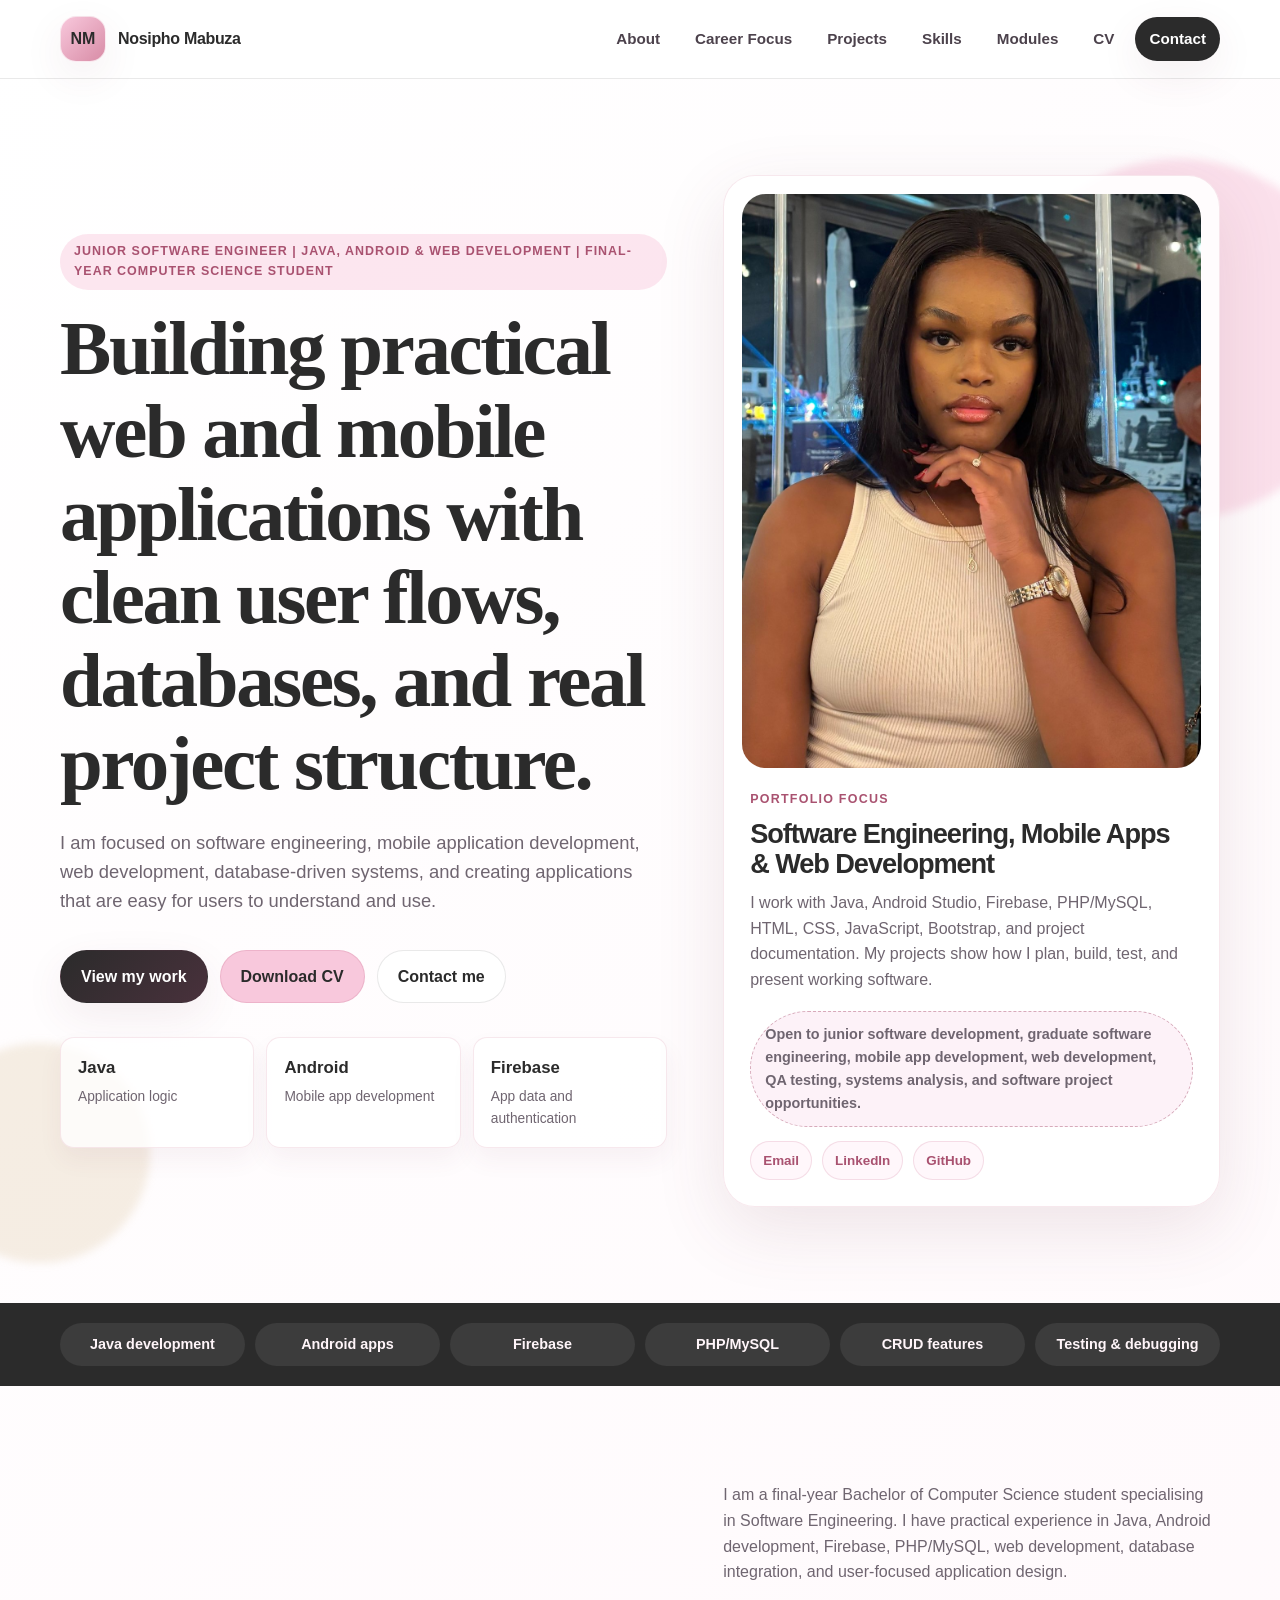
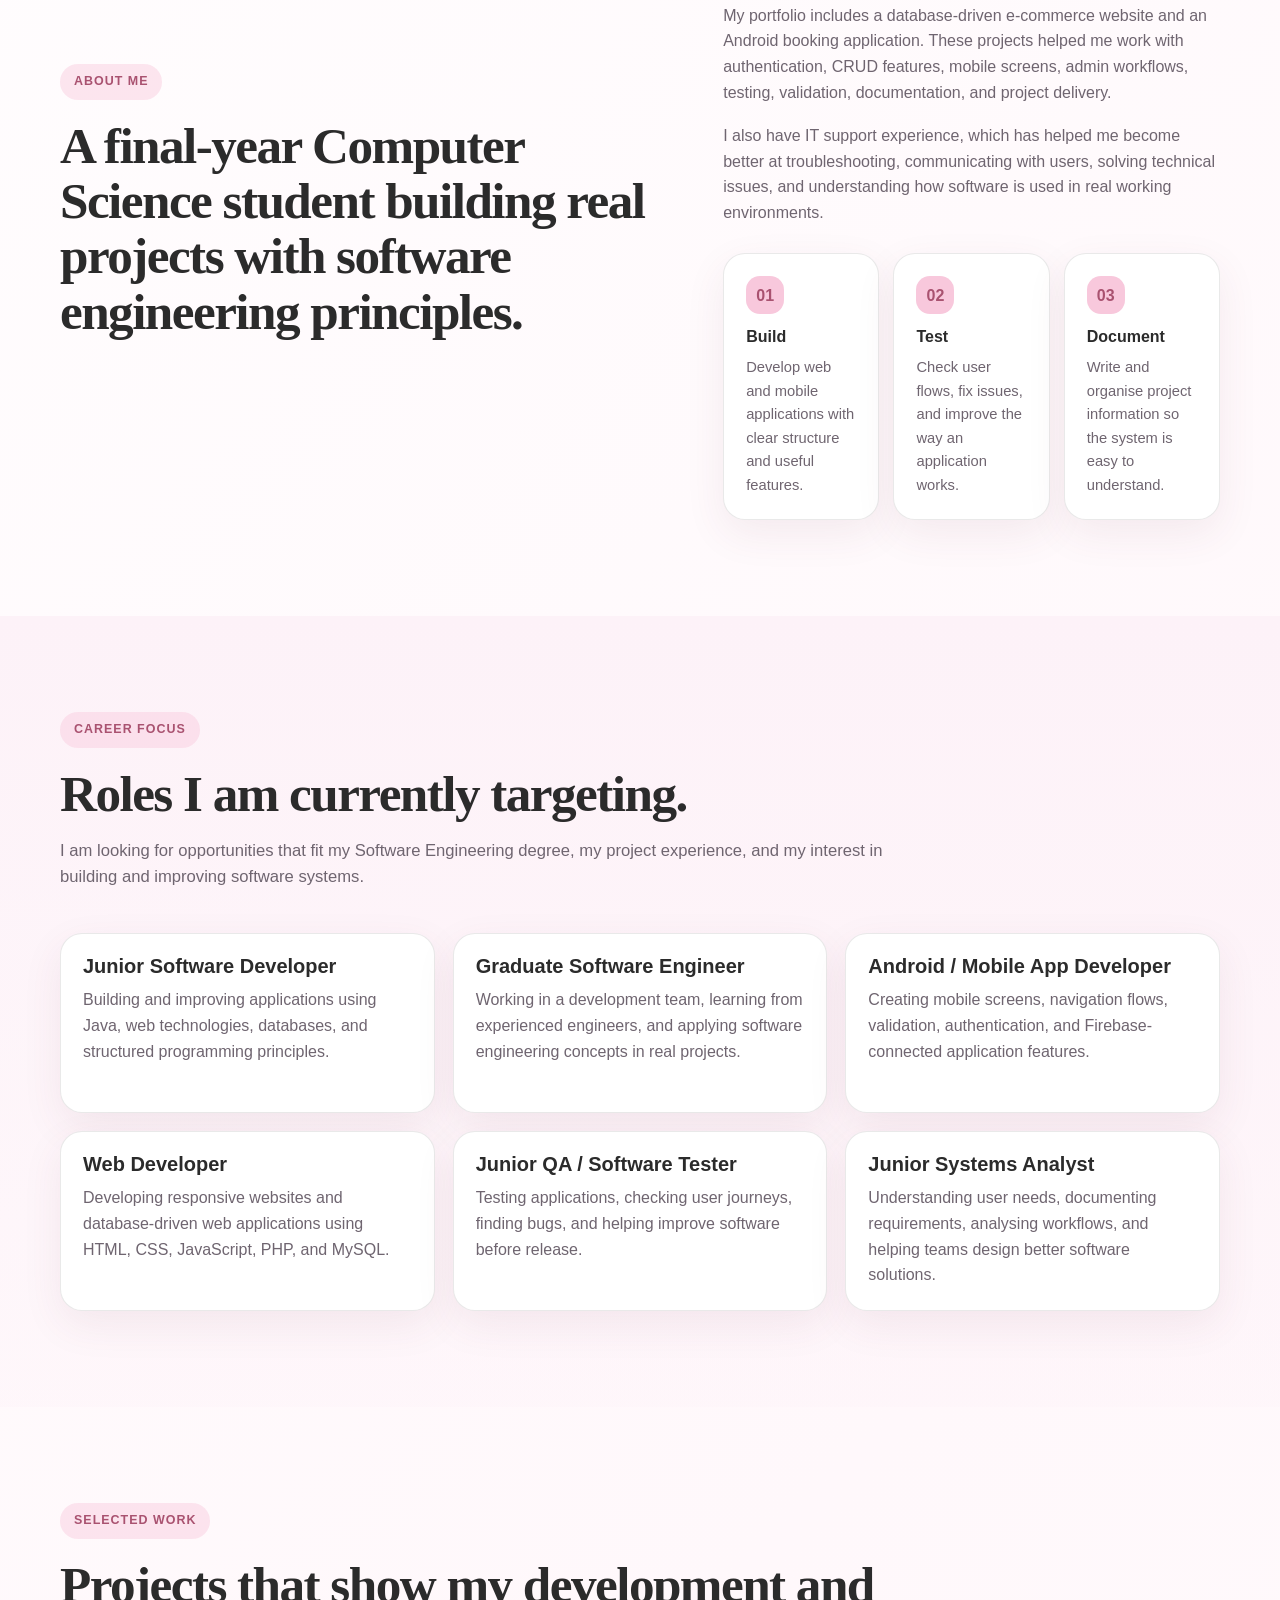
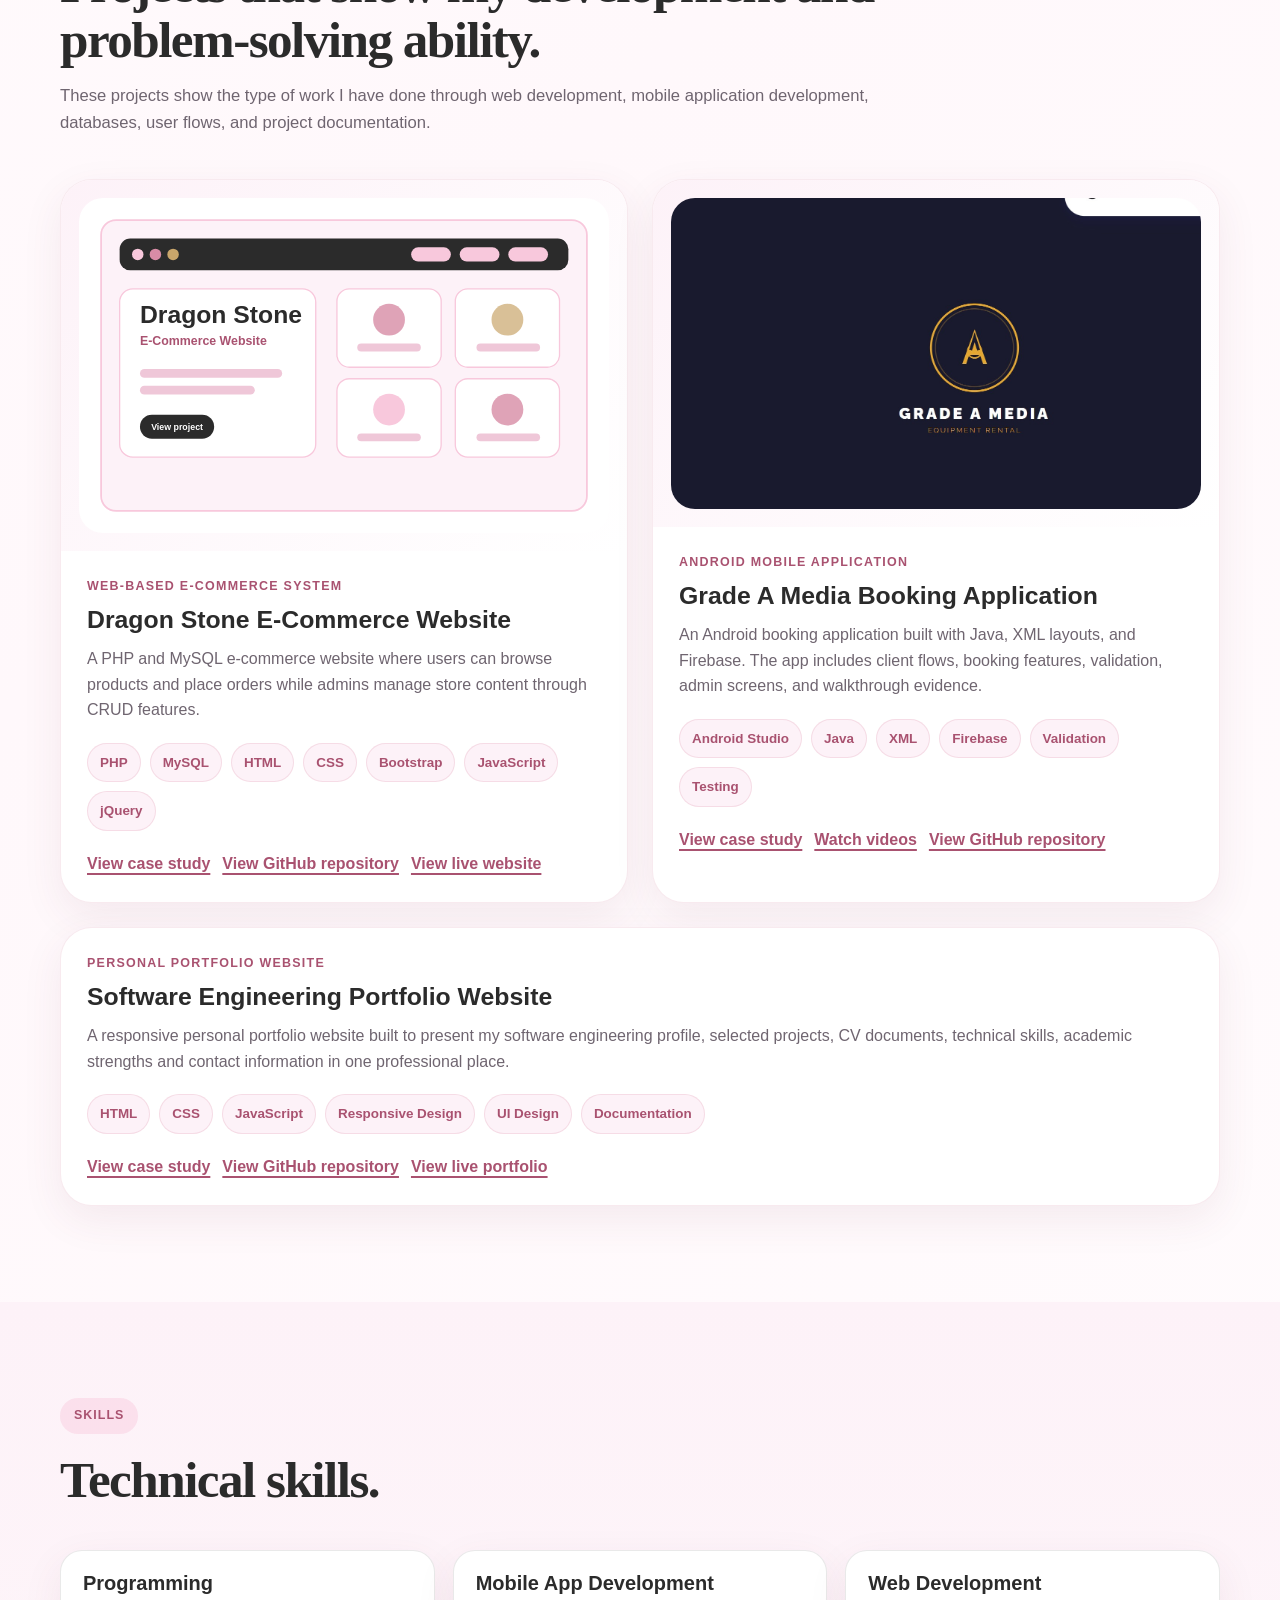
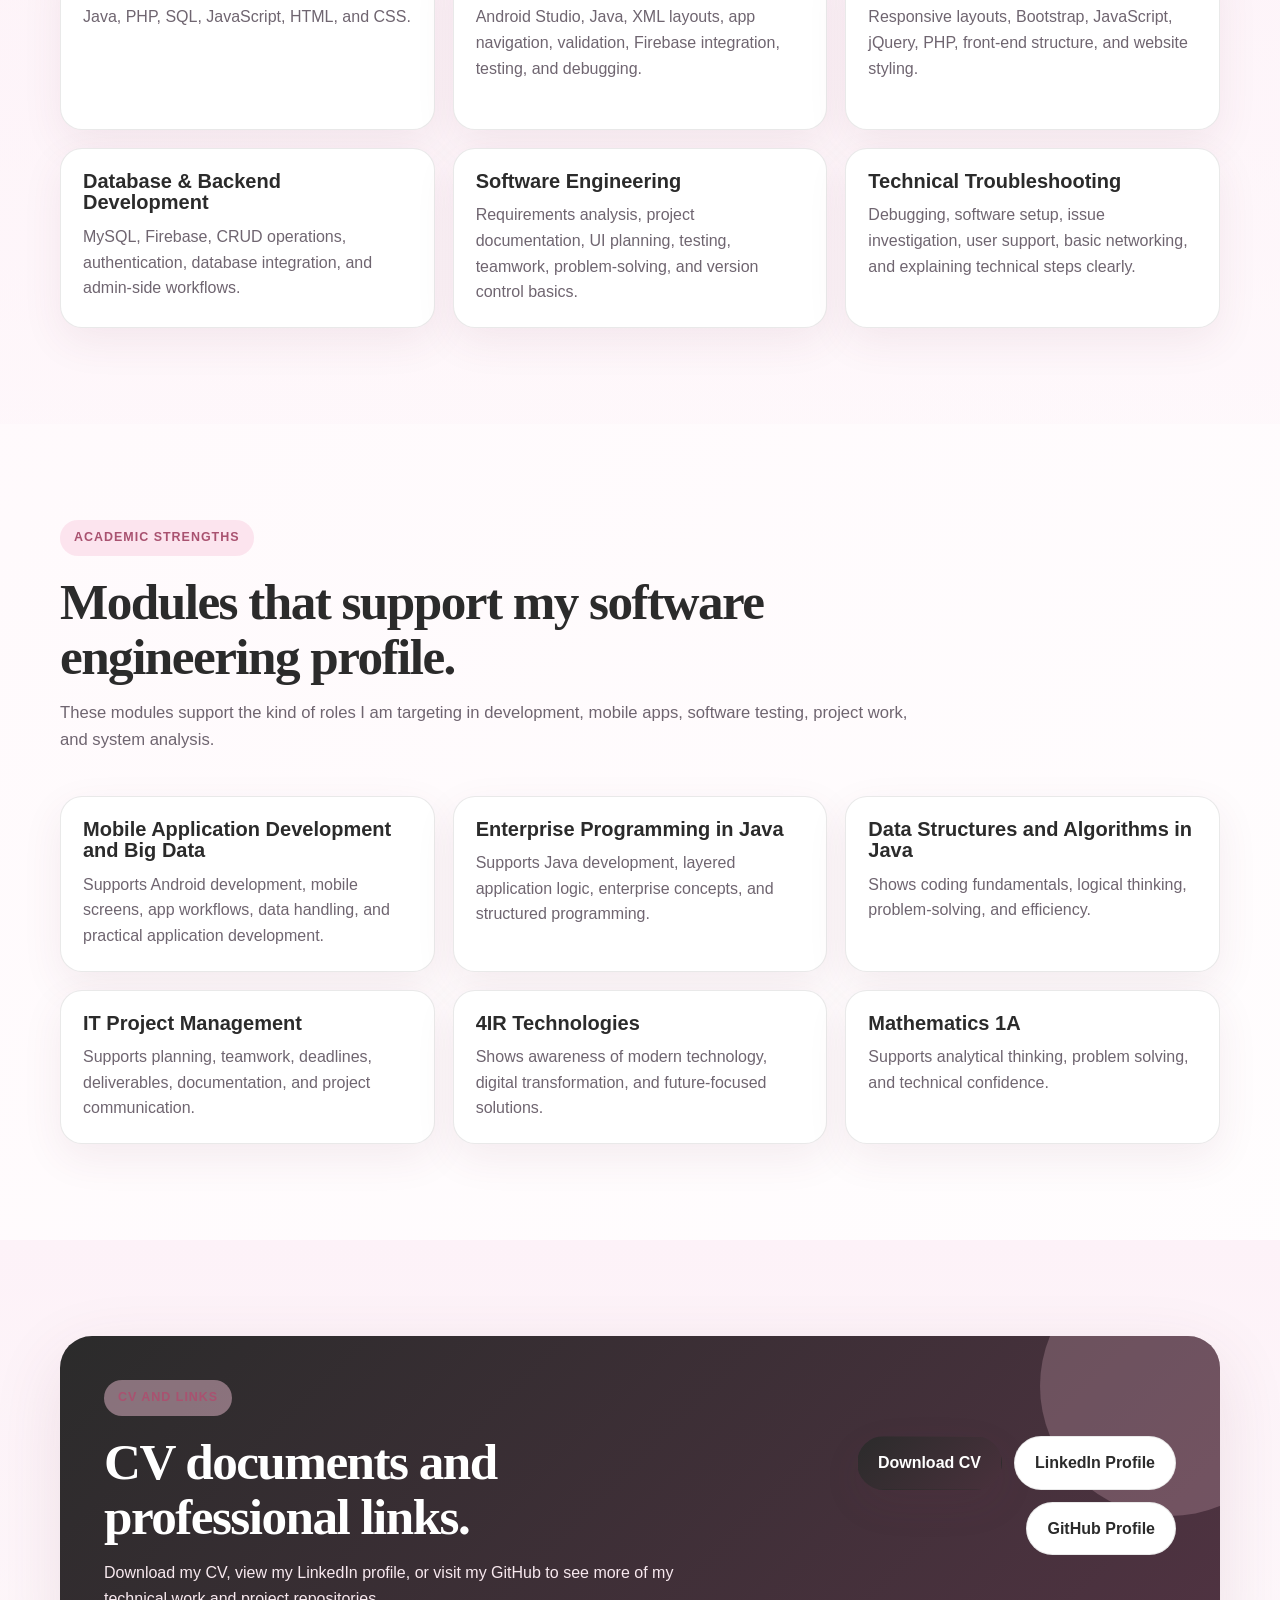
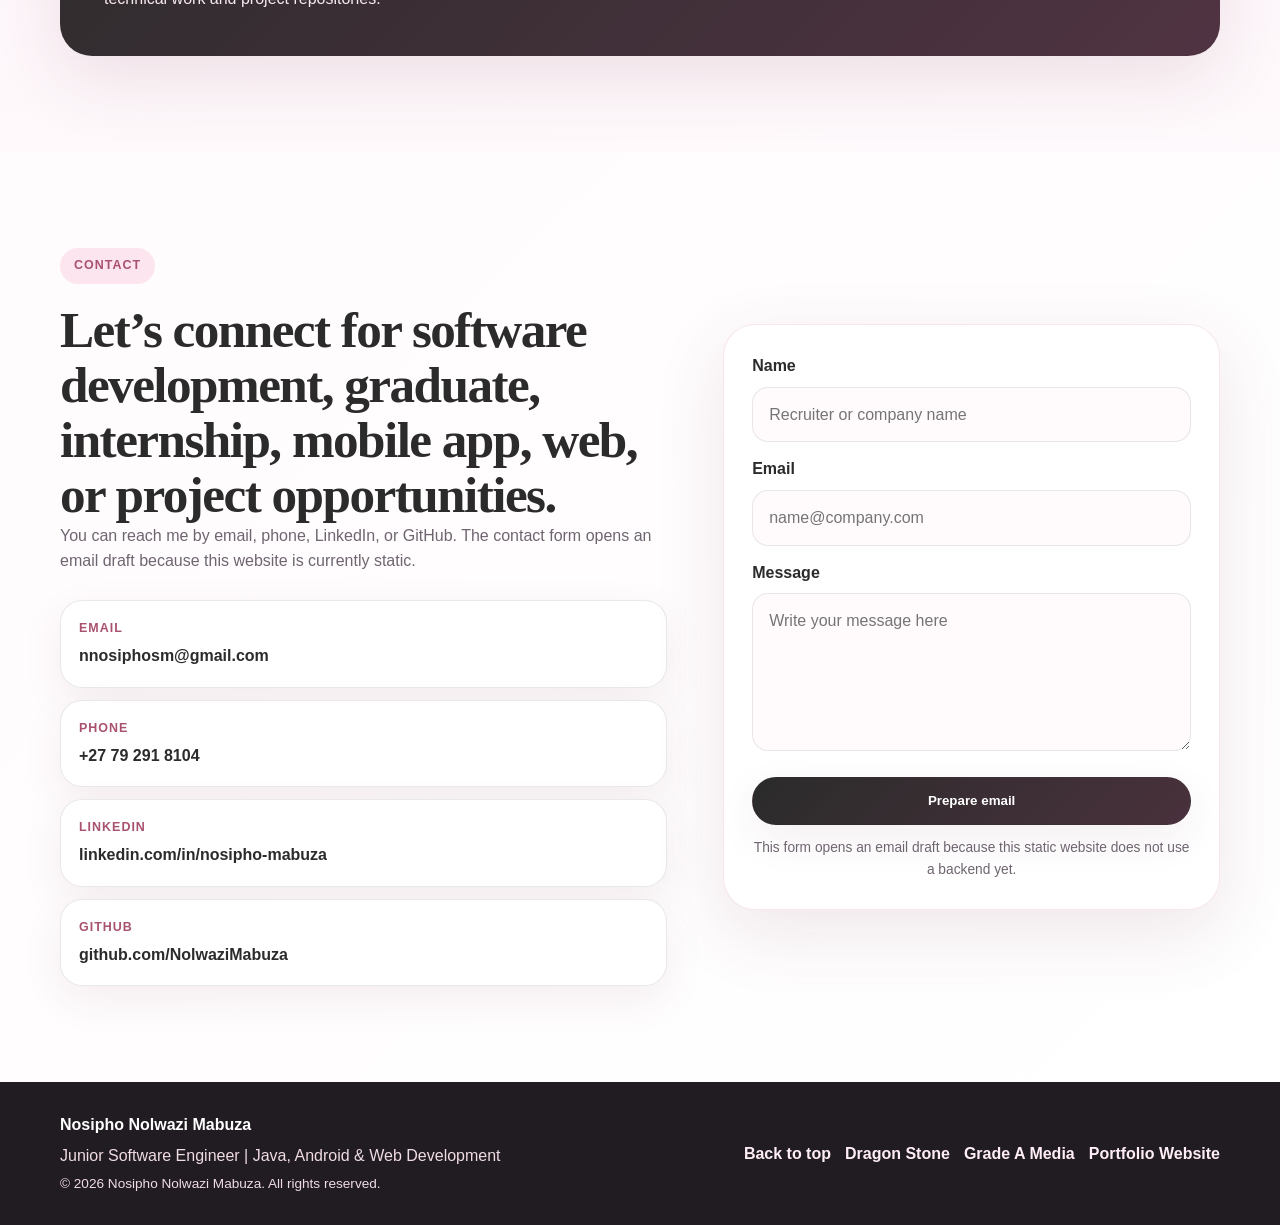
<file: index.html>
<!DOCTYPE html>
<html lang="en-ZA"> 
<head>
  <meta charset="UTF-8" />
  <meta name="viewport" content="width=device-width, initial-scale=1.0" />

  <meta 
    name="description" 
    content="Portfolio website for Nosipho Nolwazi Mabuza, showcasing Java, Android development, web development, Firebase, PHP/MySQL, software engineering projects, and academic strengths." 
  />

  <meta name="author" content="Nosipho Nolwazi Mabuza" />
  <title>Nosipho Nolwazi Mabuza | Software Engineering Portfolio</title>

  <link rel="stylesheet" href="assets/css/styles.css" />
</head>

<body>
  <a class="skip-link" href="#main-content">Skip to content</a>

  <!-- Navigation bar -->
  <header class="site-header" id="top">
    <nav class="nav container" aria-label="Main navigation">
      <a href="index.html" class="logo" aria-label="Nosipho Mabuza home">
        <span class="logo-mark">NM</span>
        <span class="logo-text">Nosipho Mabuza</span>
      </a>

      <!-- Mobile menu button -->
      <button class="nav-toggle" type="button" aria-label="Open navigation" aria-expanded="false">
        <span></span>
        <span></span>
        <span></span>
      </button>

      <div class="nav-links" id="nav-links">
        <a href="#about">About</a>
        <a href="#career-focus">Career Focus</a>
        <a href="#projects">Projects</a>
        <a href="#skills">Skills</a>
        <a href="#modules">Modules</a>
        <a href="#cv">CV</a>
        <a href="#contact" class="nav-cta">Contact</a>
      </div>
    </nav>
  </header>

  <main id="main-content">

    <!-- Main introduction section -->
    <section class="hero section-pad">
      <div class="container hero-grid">
        <div class="hero-content reveal">
          <p class="eyebrow">
            Junior Software Engineer | Java, Android & Web Development | Final-Year Computer Science Student
          </p>

          <h1>
            Building practical web and mobile applications with clean user flows, databases, and real project structure.
          </h1>

          <p class="hero-copy">
            I am focused on software engineering, mobile application development, web development, database-driven systems, and creating applications that are easy for users to understand and use.
          </p>

          <div class="hero-actions">
            <a href="#projects" class="btn btn-primary">View my work</a>
            <a href="#cv" class="btn btn-secondary">Download CV</a>
            <a href="#contact" class="btn btn-ghost">Contact me</a>
          </div>

          <div class="hero-proof" aria-label="Portfolio highlights">
            <div>
              <strong>Java</strong>
              <span>Application logic</span>
            </div>
            <div>
              <strong>Android</strong>
              <span>Mobile app development</span>
            </div>
            <div>
              <strong>Firebase</strong>
              <span>App data and authentication</span>
            </div>
          </div>
        </div>

        <!-- Profile card on the right side of the hero section -->
        <div class="hero-card reveal delay-1" aria-label="Professional summary card">
          <img src="assets/img/profile-main.jpg" alt="Professional portrait of Nosipho Mabuza" class="profile-img" />

          <div class="hero-card-body">
            <p class="mini-label">Portfolio focus</p>

            <h2>Software Engineering, Mobile Apps & Web Development</h2>

            <p>
              I work with Java, Android Studio, Firebase, PHP/MySQL, HTML, CSS, JavaScript, Bootstrap, and project documentation. My projects show how I plan, build, test, and present working software.
            </p>

            <div class="status-pill">
              <p>
                Open to junior software development, graduate software engineering, mobile app development, web development, QA testing, systems analysis, and software project opportunities.
              </p>
            </div>

            <div class="profile-links-mini">
              <a href="mailto:nnosiphosm@gmail.com">Email</a>
              <a href="https://www.linkedin.com/in/nosipho-mabuza/" target="_blank" rel="noopener">LinkedIn</a>
              <a href="https://github.com/NolwaziMabuza" target="_blank" rel="noopener">GitHub</a>
            </div>
          </div>
        </div>
      </div>
    </section>

    <!-- Quick skills strip -->
    <section class="credibility-strip" aria-label="Technical highlights">
      <div class="container strip-grid">
        <span>Java development</span>
        <span>Android apps</span>
        <span>Firebase</span>
        <span>PHP/MySQL</span>
        <span>CRUD features</span>
        <span>Testing & debugging</span>
      </div>
    </section>

    <!-- About section -->
    <section class="section-pad" id="about">
      <div class="container two-col">
        <div class="section-intro reveal">
          <p class="eyebrow">About me</p>
          <h2>A final-year Computer Science student building real projects with software engineering principles.</h2>
        </div>

        <div class="about-copy reveal delay-1">
          <p>
            I am a final-year Bachelor of Computer Science student specialising in Software Engineering. I have practical experience in Java, Android development, Firebase, PHP/MySQL, web development, database integration, and user-focused application design.
          </p>

          <p>
            My portfolio includes a database-driven e-commerce website and an Android booking application. These projects helped me work with authentication, CRUD features, mobile screens, admin workflows, testing, validation, documentation, and project delivery.
          </p>

          <p>
            I also have IT support experience, which has helped me become better at troubleshooting, communicating with users, solving technical issues, and understanding how software is used in real working environments.
          </p>

          <div class="about-list">
            <div>
              <span class="icon-badge">01</span>
              <strong>Build</strong>
              <p>Develop web and mobile applications with clear structure and useful features.</p>
            </div>

            <div>
              <span class="icon-badge">02</span>
              <strong>Test</strong>
              <p>Check user flows, fix issues, and improve the way an application works.</p>
            </div>

            <div>
              <span class="icon-badge">03</span>
              <strong>Document</strong>
              <p>Write and organise project information so the system is easy to understand.</p>
            </div>
          </div>
        </div>
      </div>
    </section>

    <!-- Roles I am interested in -->
    <section class="section-pad blush-section" id="career-focus">
      <div class="container">
        <div class="section-heading reveal">
          <p class="eyebrow">Career focus</p>
          <h2>Roles I am currently targeting.</h2>
          <p>
            I am looking for opportunities that fit my Software Engineering degree, my project experience, and my interest in building and improving software systems.
          </p>
        </div>

        <div class="skills-grid">
          <div class="skill-card reveal">
            <h3>Junior Software Developer</h3>
            <p>Building and improving applications using Java, web technologies, databases, and structured programming principles.</p>
          </div>

          <div class="skill-card reveal delay-1">
            <h3>Graduate Software Engineer</h3>
            <p>Working in a development team, learning from experienced engineers, and applying software engineering concepts in real projects.</p>
          </div>

          <div class="skill-card reveal delay-2">
            <h3>Android / Mobile App Developer</h3>
            <p>Creating mobile screens, navigation flows, validation, authentication, and Firebase-connected application features.</p>
          </div>

          <div class="skill-card reveal">
            <h3>Web Developer</h3>
            <p>Developing responsive websites and database-driven web applications using HTML, CSS, JavaScript, PHP, and MySQL.</p>
          </div>

          <div class="skill-card reveal delay-1">
            <h3>Junior QA / Software Tester</h3>
            <p>Testing applications, checking user journeys, finding bugs, and helping improve software before release.</p>
          </div>

          <div class="skill-card reveal delay-2">
            <h3>Junior Systems Analyst</h3>
            <p>Understanding user needs, documenting requirements, analysing workflows, and helping teams design better software solutions.</p>
          </div>
        </div>
      </div>
    </section>

    <!-- Project section -->
    <section class="section-pad" id="projects">
      <div class="container">
        <div class="section-heading reveal">
          <p class="eyebrow">Selected work</p>
          <h2>Projects that show my development and problem-solving ability.</h2>
          <p>
            These projects show the type of work I have done through web development, mobile application development, databases, user flows, and project documentation.
          </p>
        </div>

        <div class="project-grid">
          <article class="project-card featured reveal">
            <div class="project-media">
              <img src="assets/img/dragonstone-preview.svg" alt="Dragon Stone e-commerce website preview" />
            </div>

            <div class="project-content">
              <p class="mini-label">Web-based e-commerce system</p>
              <h3>Dragon Stone E-Commerce Website</h3>

              <p>
                A PHP and MySQL e-commerce website where users can browse products and place orders while admins manage store content through CRUD features.
              </p>

              <div class="tag-list" aria-label="Dragon Stone technologies">
                <span>PHP</span>
                <span>MySQL</span>
                <span>HTML</span>
                <span>CSS</span>
                <span>Bootstrap</span>
                <span>JavaScript</span>
                <span>jQuery</span>
              </div>

              <div class="project-links">
                <a href="dragonstone.html" class="text-link">View case study</a>
                <a href="https://github.com/NolwaziMabuza/dragonstone-ecommerce-website" class="text-link" target="_blank" rel="noopener">View GitHub repository</a>
                <a href="http://dragonstoneecommercenosipho.site.je/?i=1" class="text-link" target="_blank" rel="noopener">View live website</a>
              </div>
            </div>
          </article>

          <article class="project-card featured reveal delay-1">
            <div class="project-media">
            <img src="assets/img/grade-a-media-logo.png" alt="Grade A Media logo" />            </div>

            <div class="project-content">
              <p class="mini-label">Android mobile application</p>
              <h3>Grade A Media Booking Application</h3>

              <p>
                An Android booking application built with Java, XML layouts, and Firebase. The app includes client flows, booking features, validation, admin screens, and walkthrough evidence.
              </p>

              <div class="tag-list" aria-label="Grade A Media technologies">
                <span>Android Studio</span>
                <span>Java</span>
                <span>XML</span>
                <span>Firebase</span>
                <span>Validation</span>
                <span>Testing</span>
              </div>

              <div class="project-links">
                <a href="grade-a-media.html" class="text-link">View case study</a>
                <a href="grade-a-media.html#walkthroughs" class="text-link">Watch videos</a>
                <a href="https://github.com/NolwaziMabuza/GradeAMediaBookingAppFinal" class="text-link" target="_blank" rel="noopener">View GitHub repository</a>
              </div>
            </div>
          </article>

<article class="project-card compact reveal">
  <div class="project-content">
    <p class="mini-label">Personal portfolio website</p>

    <h3>Software Engineering Portfolio Website</h3>

    <p>
      A responsive personal portfolio website built to present my software engineering profile, selected projects, CV documents, technical skills, academic strengths and contact information in one professional place.
    </p>

    <div class="tag-list">
      <span>HTML</span>
      <span>CSS</span>
      <span>JavaScript</span>
      <span>Responsive Design</span>
      <span>UI Design</span>
      <span>Documentation</span>
    </div>

    <div class="project-links">
      <a href="portfolio-website.html" class="text-link">View case study</a>
      <a href="https://github.com/NolwaziMabuza/NosiphoMabuza-portfolio-website" class="text-link" target="_blank" rel="noopener">View GitHub repository</a>
      <a href="https://nolwazimabuza.github.io/NosiphoMabuza-portfolio-website/" class="text-link" target="_blank" rel="noopener">View live portfolio</a>
    </div>
  </div>
</article>
            
        </div>
      </div>
    </section>

    <!-- Skills section -->
    <section class="section-pad blush-section" id="skills">
      <div class="container">
        <div class="section-heading reveal">
          <p class="eyebrow">Skills</p>
          <h2>Technical skills.</h2>
        </div>

        <div class="skills-grid">
          <div class="skill-card reveal">
            <h3>Programming</h3>
            <p>Java, PHP, SQL, JavaScript, HTML, and CSS.</p>
          </div>

          <div class="skill-card reveal delay-1">
            <h3>Mobile App Development</h3>
            <p>Android Studio, Java, XML layouts, app navigation, validation, Firebase integration, testing, and debugging.</p>
          </div>

          <div class="skill-card reveal delay-2">
            <h3>Web Development</h3>
            <p>Responsive layouts, Bootstrap, JavaScript, jQuery, PHP, front-end structure, and website styling.</p>
          </div>

          <div class="skill-card reveal">
            <h3>Database & Backend Development</h3>
            <p>MySQL, Firebase, CRUD operations, authentication, database integration, and admin-side workflows.</p>
          </div>

          <div class="skill-card reveal delay-1">
            <h3>Software Engineering</h3>
            <p>Requirements analysis, project documentation, UI planning, testing, teamwork, problem-solving, and version control basics.</p>
          </div>

          <div class="skill-card reveal delay-2">
            <h3>Technical Troubleshooting</h3>
            <p>Debugging, software setup, issue investigation, user support, basic networking, and explaining technical steps clearly.</p>
          </div>
        </div>
      </div>
    </section>

    <!-- Academic modules section -->
    <section class="section-pad" id="modules">
      <div class="container">
        <div class="section-heading reveal">
          <p class="eyebrow">Academic strengths</p>
          <h2>Modules that support my software engineering profile.</h2>
          <p>
            These modules support the kind of roles I am targeting in development, mobile apps, software testing, project work, and system analysis.
          </p>
        </div>

        <div class="module-grid">
          <article class="module-card reveal">
            <h3>Mobile Application Development and Big Data</h3>
            <p>Supports Android development, mobile screens, app workflows, data handling, and practical application development.</p>
          </article>

          <article class="module-card reveal delay-1">
            <h3>Enterprise Programming in Java</h3>
            <p>Supports Java development, layered application logic, enterprise concepts, and structured programming.</p>
          </article>

          <article class="module-card reveal delay-2">
            <h3>Data Structures and Algorithms in Java</h3>
            <p>Shows coding fundamentals, logical thinking, problem-solving, and efficiency.</p>
          </article>

          <article class="module-card reveal">
            <h3>IT Project Management</h3>
            <p>Supports planning, teamwork, deadlines, deliverables, documentation, and project communication.</p>
          </article>

          <article class="module-card reveal delay-1">
            <h3>4IR Technologies</h3>
            <p>Shows awareness of modern technology, digital transformation, and future-focused solutions.</p>
          </article>

          <article class="module-card reveal delay-2">
            <h3>Mathematics 1A</h3>
            <p>Supports analytical thinking, problem solving, and technical confidence.</p>
          </article>
        </div>
      </div>
    </section>

    <!-- CV and professional links -->
    <section class="section-pad blush-section" id="cv">
      <div class="container cv-panel reveal">
        <div>
          <p class="eyebrow">CV and links</p>
          <h2>CV documents and professional links.</h2>

          <p>
            Download my CV, view my LinkedIn profile, or visit my GitHub to see more of my technical work and project repositories.
          </p>
        </div>

        <div class="cv-actions">          <a href="assets/cv/Nosipho_Mabuza_Developer_CV.pdf" class="btn btn-primary" download>
            Download CV
          </a>

          <a href="https://www.linkedin.com/in/nosipho-mabuza/" class="btn btn-ghost" target="_blank" rel="noopener">
            LinkedIn Profile
          </a>

          <a href="https://github.com/NolwaziMabuza" class="btn btn-ghost" target="_blank" rel="noopener">
            GitHub Profile
          </a>
        </div>
      </div>
    </section>

    <!-- Contact section -->
    <section class="section-pad" id="contact">
      <div class="container contact-grid">
        <div class="section-intro reveal">
          <p class="eyebrow">Contact</p>

          <h2>Let’s connect for software development, graduate, internship, mobile app, web, or project opportunities.</h2>

          <p>
            You can reach me by email, phone, LinkedIn, or GitHub. The contact form opens an email draft because this website is currently static.
          </p>

          <div class="contact-cards">
            <a href="mailto:nnosiphosm@gmail.com" class="contact-card">
              <span>Email</span>
              <strong>nnosiphosm@gmail.com</strong>
            </a>

            <a href="tel:+27792918104" class="contact-card">
              <span>Phone</span>
              <strong>+27 79 291 8104</strong>
            </a>

            <a href="https://www.linkedin.com/in/nosipho-mabuza/" class="contact-card" target="_blank" rel="noopener">
              <span>LinkedIn</span>
              <strong>linkedin.com/in/nosipho-mabuza</strong>
            </a>

            <a href="https://github.com/NolwaziMabuza" class="contact-card" target="_blank" rel="noopener">
              <span>GitHub</span>
              <strong>github.com/NolwaziMabuza</strong>
            </a>
          </div>
        </div>

        <form class="contact-form reveal delay-1" id="contact-form">
          <label for="name">Name</label>
          <input id="name" name="name" type="text" placeholder="Recruiter or company name" required />

          <label for="email">Email</label>
          <input id="email" name="email" type="email" placeholder="name@company.com" required />

          <label for="message">Message</label>
          <textarea id="message" name="message" rows="5" placeholder="Write your message here" required></textarea>

          <button type="submit" class="btn btn-primary">Prepare email</button>

          <p class="form-note">
            This form opens an email draft because this static website does not use a backend yet.
          </p>
        </form>
      </div>
    </section>
  </main>

 <!-- Footer -->
<footer class="site-footer">
  <div class="container footer-grid">
    <div>
      <strong>Nosipho Nolwazi Mabuza</strong>
      <p>Junior Software Engineer | Java, Android & Web Development</p>
      <p class="copyright">
        © <span id="year"></span> Nosipho Nolwazi Mabuza. All rights reserved.
      </p>
    </div>

    <div class="footer-links">
      <a href="#top">Back to top</a>
      <a href="dragonstone.html">Dragon Stone</a>
      <a href="grade-a-media.html">Grade A Media</a>
      <a href="portfolio-website.html">Portfolio Website</a>
    </div>
  </div>
</footer>

  <script>
    // Mobile menu
    const navToggle = document.querySelector('.nav-toggle');
    const navLinks = document.querySelector('.nav-links');

    if (navToggle && navLinks) {
      navToggle.addEventListener('click', () => {
        const isOpen = navLinks.classList.toggle('is-open');
        navToggle.setAttribute('aria-expanded', String(isOpen));
      });

      navLinks.querySelectorAll('a').forEach((link) => {
        link.addEventListener('click', () => {
          navLinks.classList.remove('is-open');
          navToggle.setAttribute('aria-expanded', 'false');
        });
      });
    }

    // Shows each section when it comes into view
    const reveals = document.querySelectorAll('.reveal');

    if ('IntersectionObserver' in window) {
      const observer = new IntersectionObserver((entries) => {
        entries.forEach((entry) => {
          if (entry.isIntersecting) {
            entry.target.classList.add('is-visible');
            observer.unobserve(entry.target);
          }
        });
      }, { threshold: 0.12 });

      reveals.forEach((element) => observer.observe(element));
    } else {
      reveals.forEach((element) => element.classList.add('is-visible'));
    }

    // Contact form opens the user's email app
    const contactForm = document.querySelector('#contact-form');

    if (contactForm) {
      contactForm.addEventListener('submit', (event) => {
        event.preventDefault();

        const name = document.querySelector('#name')?.value.trim() || '';
        const email = document.querySelector('#email')?.value.trim() || '';
        const message = document.querySelector('#message')?.value.trim() || '';

        const subject = encodeURIComponent('Portfolio enquiry from ' + name);
        const body = encodeURIComponent(`Name: ${name}\nEmail: ${email}\n\nMessage:\n${message}`);

        window.location.href = `mailto:nnosiphosm@gmail.com?subject=${subject}&body=${body}`;
      });
    }
    
    // Updates the copyright year automatically
const year = document.querySelector('#year');

if (year) {
  year.textContent = new Date().getFullYear();
}
  </script>
</body>
</html>
</file>
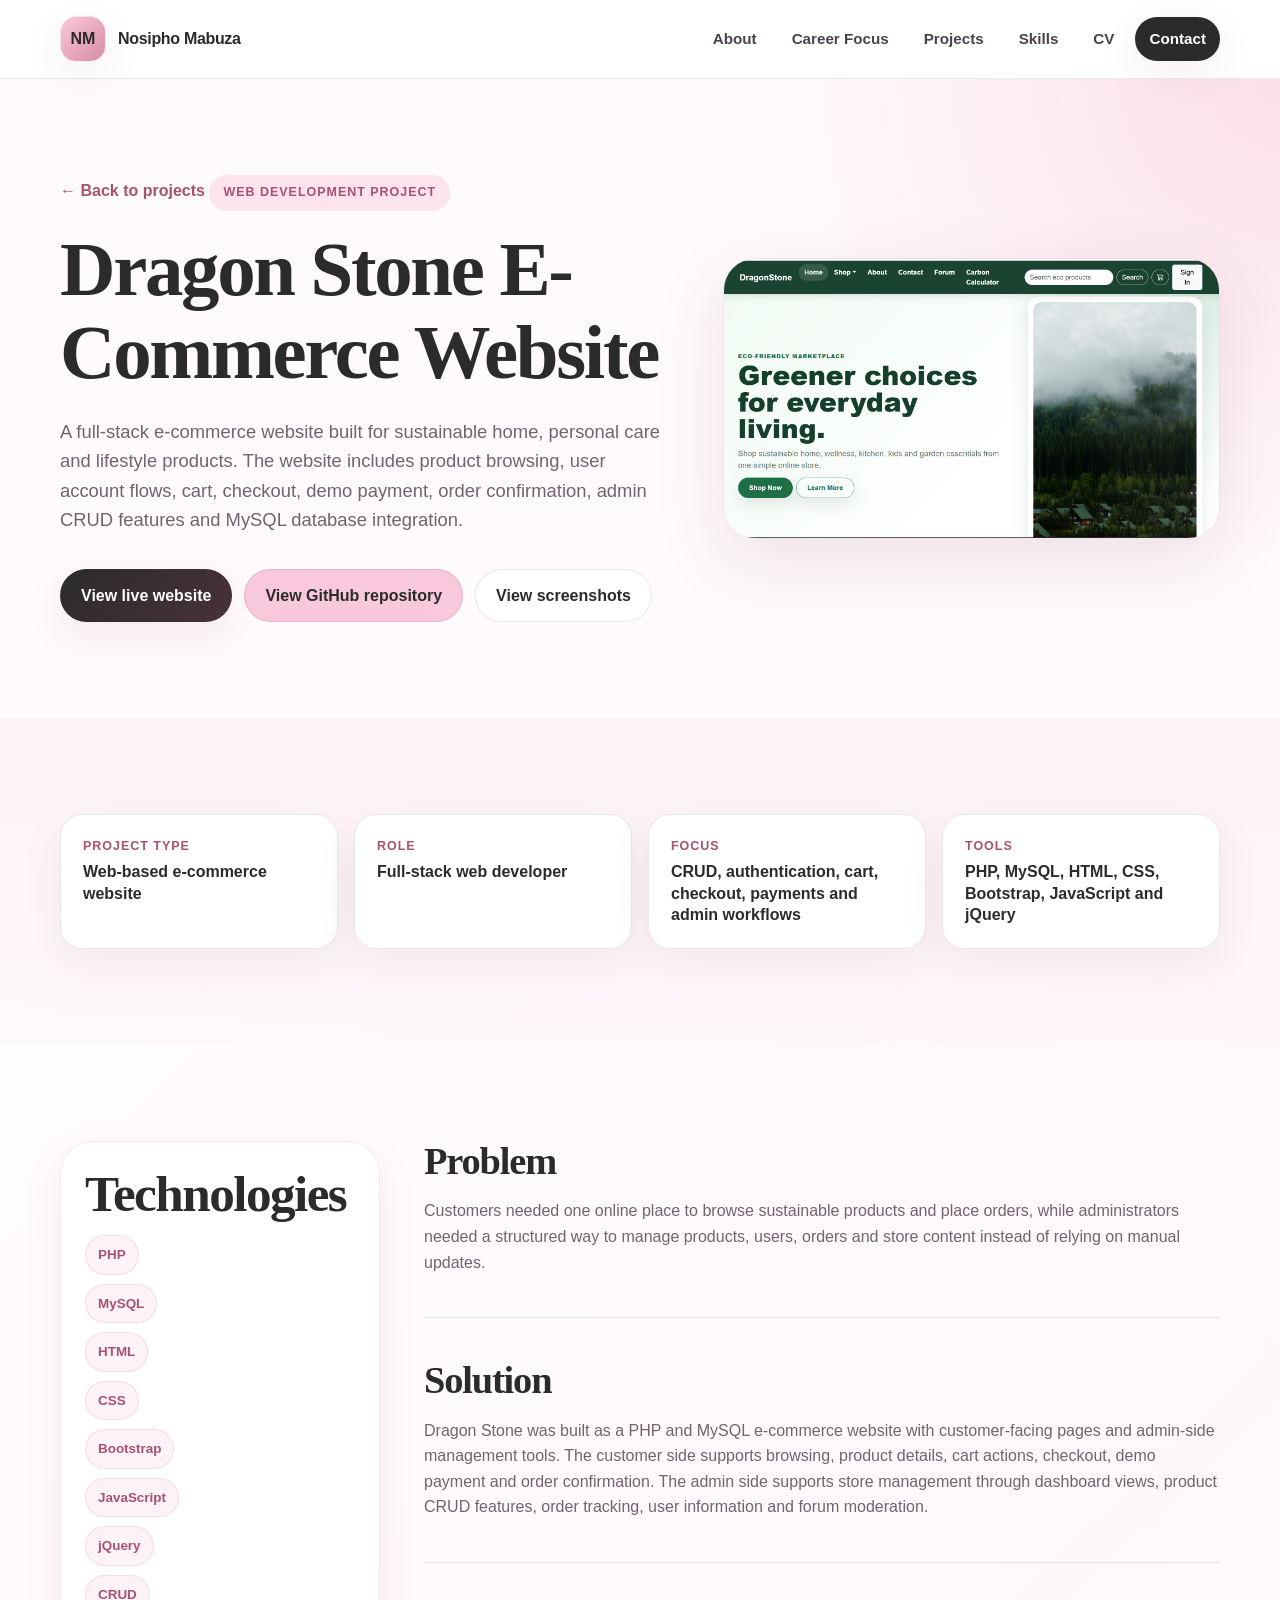
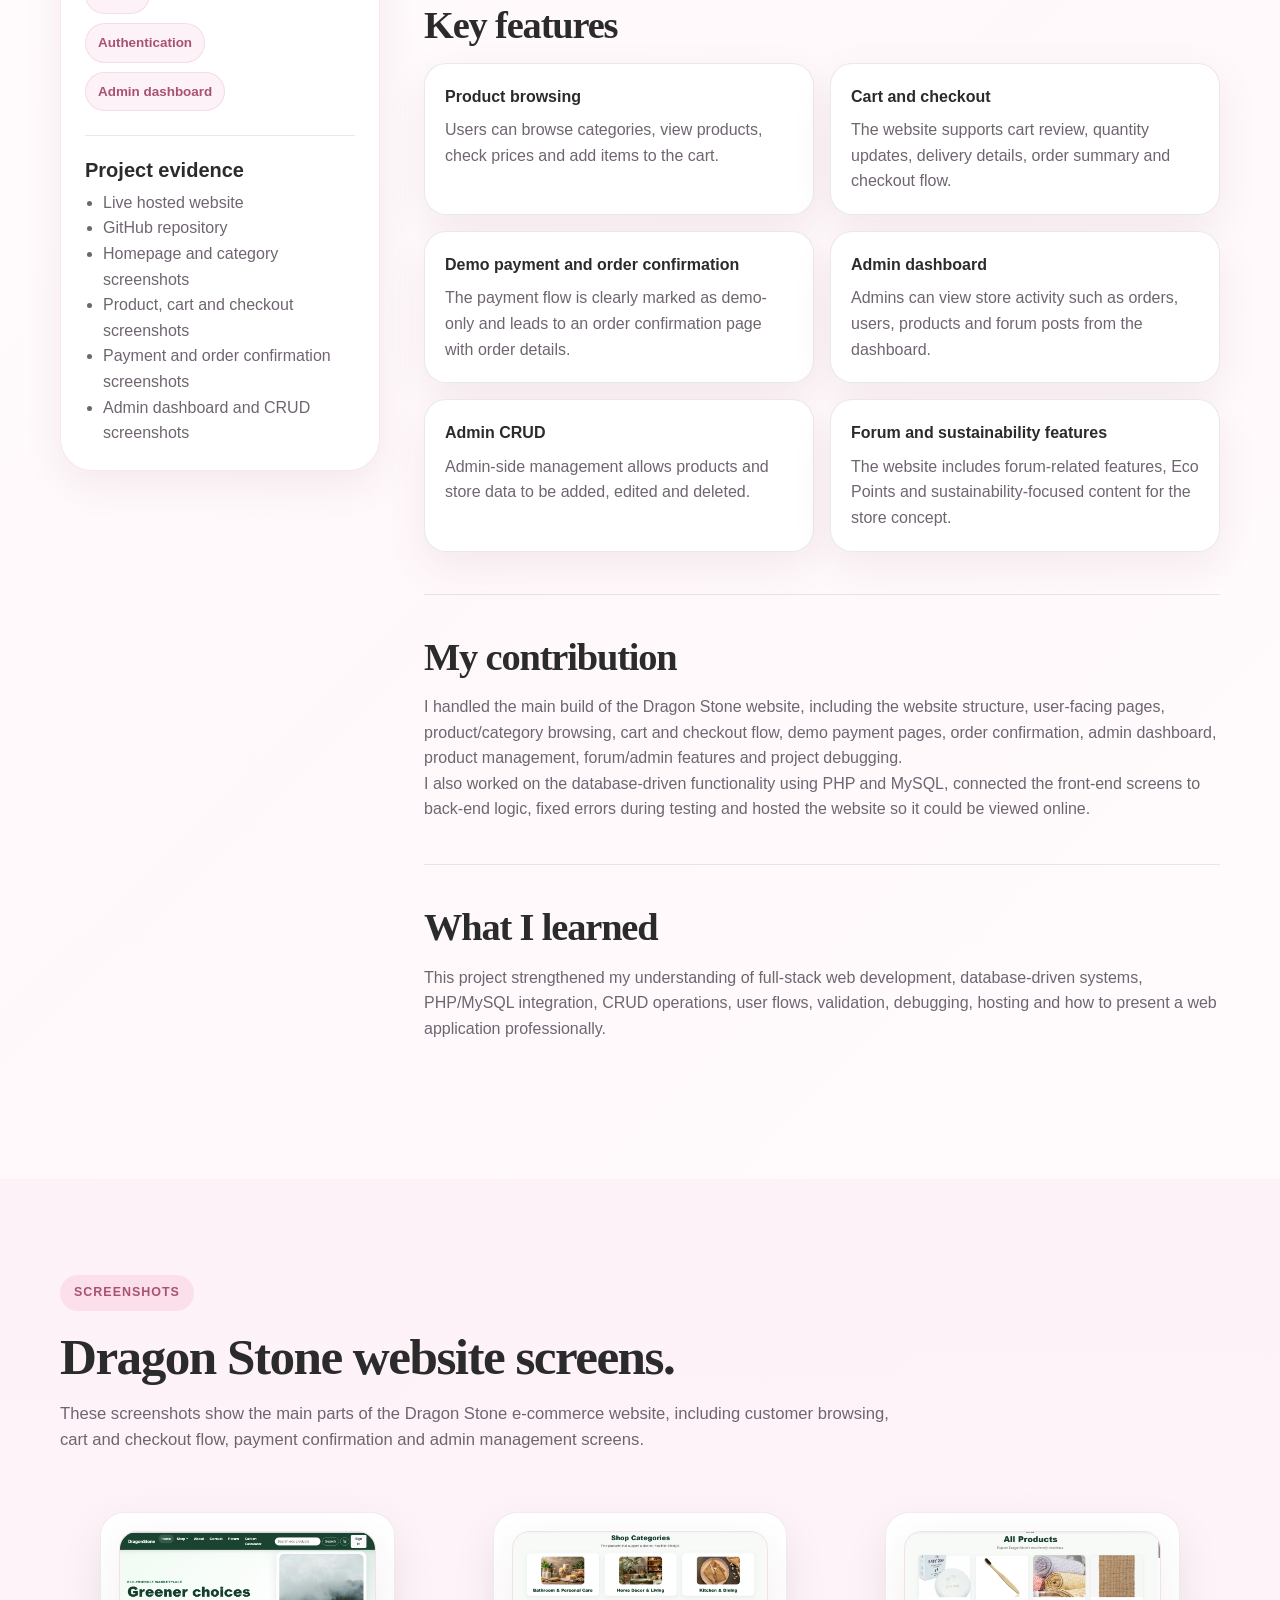
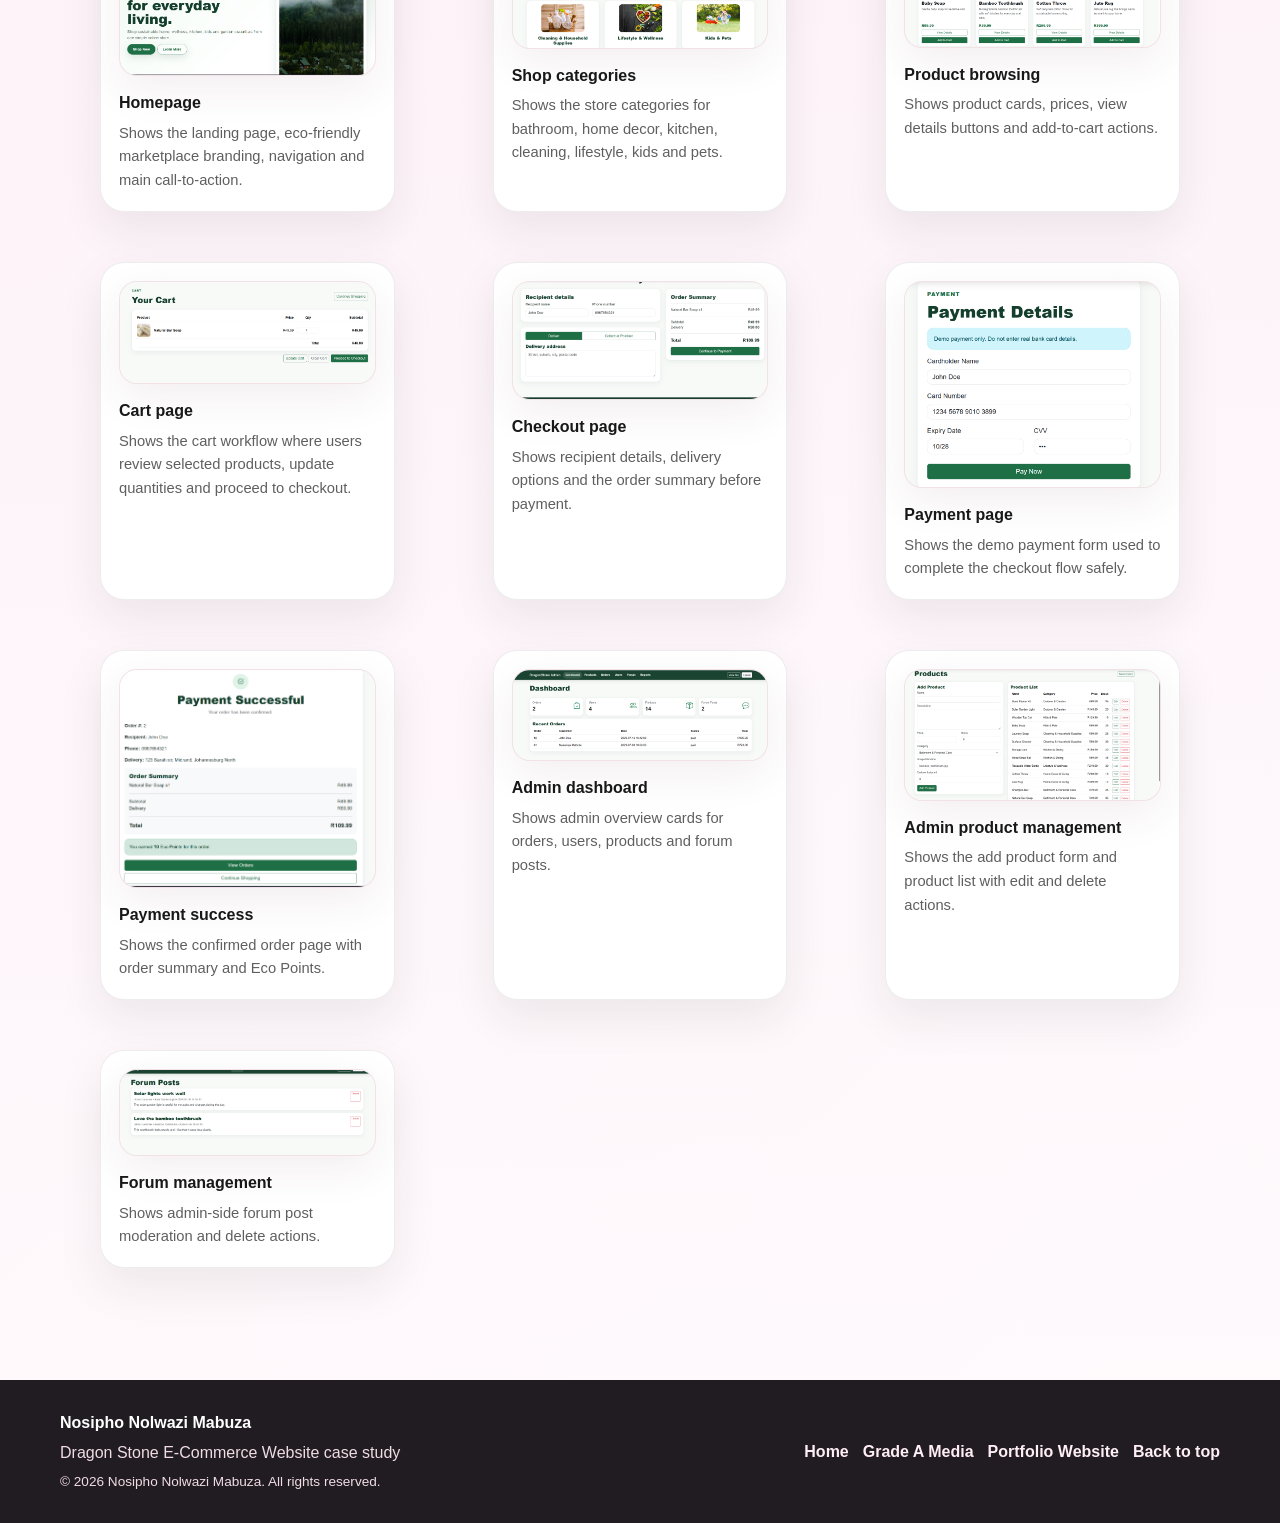
<file: dragonstone.html>
<!DOCTYPE html>
<html lang="en-ZA">
<head>
  <meta charset="UTF-8" />
  <meta name="viewport" content="width=device-width, initial-scale=1.0" />
  <meta name="description" content="Dragon Stone e-commerce website case study by Nosipho Nolwazi Mabuza. PHP and MySQL e-commerce website with product browsing, cart, checkout, payment, admin CRUD and forum features." />
  <title>Dragon Stone Case Study | Nosipho Mabuza</title>
  <link rel="stylesheet" href="assets/css/styles.css" />
</head>

<body>
  <a class="skip-link" href="#main-content">Skip to content</a>

  <!-- Header and navigation -->
  <header class="site-header" id="top">
    <nav class="nav container" aria-label="Main navigation">
      <a href="index.html" class="logo" aria-label="Nosipho Mabuza home">
        <span class="logo-mark">NM</span>
        <span class="logo-text">Nosipho Mabuza</span>
      </a>

      <!-- Menu button for smaller screens -->
      <button class="nav-toggle" type="button" aria-label="Open navigation" aria-expanded="false">
        <span></span>
        <span></span>
        <span></span>
      </button>

      <div class="nav-links" id="nav-links">
        <a href="index.html#about">About</a>
        <a href="index.html#career-focus">Career Focus</a>
        <a href="index.html#projects">Projects</a>
        <a href="index.html#skills">Skills</a>
        <a href="index.html#cv">CV</a>
        <a href="index.html#contact" class="nav-cta">Contact</a>
      </div>
    </nav>
  </header>

  <main id="main-content">

    <!-- Project introduction -->
    <section class="case-hero section-pad">
      <div class="container case-hero-grid">
        <div class="reveal">
          <a href="index.html#projects" class="back-link">← Back to projects</a>

          <p class="eyebrow">Web development project</p>

          <h1>Dragon Stone E-Commerce Website</h1>

          <p class="hero-copy">
            A full-stack e-commerce website built for sustainable home, personal care and lifestyle products. The website includes product browsing, user account flows, cart, checkout, demo payment, order confirmation, admin CRUD features and MySQL database integration.
          </p>

          <div class="hero-actions">
            <a href="http://dragonstoneecommercenosipho.site.je/?i=1" class="btn btn-primary" target="_blank" rel="noopener">View live website</a>
            <a href="https://github.com/NolwaziMabuza/dragonstone-ecommerce-website" class="btn btn-secondary" target="_blank" rel="noopener">View GitHub repository</a>
            <a href="#screenshots" class="btn btn-ghost">View screenshots</a>
          </div>
        </div>

        <img src="assets/img/dragonstone/dragonstone-home.png" alt="Dragon Stone homepage screenshot" class="case-hero-img reveal delay-1" />
      </div>
    </section>

    <!-- Quick project details -->
    <section class="section-pad blush-section">
      <div class="container case-summary-grid">
        <div class="summary-card reveal">
          <span>Project type</span>
          <strong>Web-based e-commerce website</strong>
        </div>

        <div class="summary-card reveal delay-1">
          <span>Role</span>
          <strong>Full-stack web developer</strong>
        </div>

        <div class="summary-card reveal delay-2">
          <span>Focus</span>
          <strong>CRUD, authentication, cart, checkout, payments and admin workflows</strong>
        </div>

        <div class="summary-card reveal">
          <span>Tools</span>
          <strong>PHP, MySQL, HTML, CSS, Bootstrap, JavaScript and jQuery</strong>
        </div>
      </div>
    </section>

    <!-- Main case study content -->
    <section class="section-pad">
      <div class="container case-layout">

        <!-- Side information -->
        <aside class="case-sidebar reveal">
          <h2>Technologies</h2>

          <div class="tag-list vertical">
            <span>PHP</span>
            <span>MySQL</span>
            <span>HTML</span>
            <span>CSS</span>
            <span>Bootstrap</span>
            <span>JavaScript</span>
            <span>jQuery</span>
            <span>CRUD</span>
            <span>Authentication</span>
            <span>Admin dashboard</span>
          </div>

          <div class="proof-box">
            <h3>Project evidence</h3>
            <ul>
              <li>Live hosted website</li>
              <li>GitHub repository</li>
              <li>Homepage and category screenshots</li>
              <li>Product, cart and checkout screenshots</li>
              <li>Payment and order confirmation screenshots</li>
              <li>Admin dashboard and CRUD screenshots</li>
            </ul>
          </div>
        </aside>

        <div class="case-content reveal delay-1">
          <section>
            <h2>Problem</h2>
            <p>
              Customers needed one online place to browse sustainable products and place orders, while administrators needed a structured way to manage products, users, orders and store content instead of relying on manual updates.
            </p>
          </section>

          <section>
            <h2>Solution</h2>
            <p>
              Dragon Stone was built as a PHP and MySQL e-commerce website with customer-facing pages and admin-side management tools. The customer side supports browsing, product details, cart actions, checkout, demo payment and order confirmation. The admin side supports store management through dashboard views, product CRUD features, order tracking, user information and forum moderation.
            </p>
          </section>

          <section>
            <h2>Key features</h2>

            <div class="feature-list">
              <div>
                <strong>Product browsing</strong>
                <p>Users can browse categories, view products, check prices and add items to the cart.</p>
              </div>

              <div>
                <strong>Cart and checkout</strong>
                <p>The website supports cart review, quantity updates, delivery details, order summary and checkout flow.</p>
              </div>

              <div>
                <strong>Demo payment and order confirmation</strong>
                <p>The payment flow is clearly marked as demo-only and leads to an order confirmation page with order details.</p>
              </div>

              <div>
                <strong>Admin dashboard</strong>
                <p>Admins can view store activity such as orders, users, products and forum posts from the dashboard.</p>
              </div>

              <div>
                <strong>Admin CRUD</strong>
                <p>Admin-side management allows products and store data to be added, edited and deleted.</p>
              </div>

              <div>
                <strong>Forum and sustainability features</strong>
                <p>The website includes forum-related features, Eco Points and sustainability-focused content for the store concept.</p>
              </div>
            </div>
          </section>

          <section>
            <h2>My contribution</h2>
            <p>
              I handled the main build of the Dragon Stone website, including the website structure, user-facing pages, product/category browsing, cart and checkout flow, demo payment pages, order confirmation, admin dashboard, product management, forum/admin features and project debugging.
            </p>

            <p>
              I also worked on the database-driven functionality using PHP and MySQL, connected the front-end screens to back-end logic, fixed errors during testing and hosted the website so it could be viewed online.
            </p>
          </section>

          <section>
            <h2>What I learned</h2>
            <p>
              This project strengthened my understanding of full-stack web development, database-driven systems, PHP/MySQL integration, CRUD operations, user flows, validation, debugging, hosting and how to present a web application professionally.
            </p>
          </section>
        </div>
      </div>
    </section>

    <!-- Website screenshots -->
    <section class="section-pad blush-section" id="screenshots">
      <div class="container">
        <div class="section-heading reveal">
          <p class="eyebrow">Screenshots</p>

          <h2>Dragon Stone website screens.</h2>

          <p>
            These screenshots show the main parts of the Dragon Stone e-commerce website, including customer browsing, cart and checkout flow, payment confirmation and admin management screens.
          </p>
        </div>

        <div class="screenshot-grid">
          <figure class="screenshot-card reveal">
            <img src="assets/img/dragonstone/dragonstone-home.png" alt="Dragon Stone homepage screenshot" />
            <figcaption>
              <strong>Homepage</strong>
              <span>Shows the landing page, eco-friendly marketplace branding, navigation and main call-to-action.</span>
            </figcaption>
          </figure>
          <figure class="screenshot-card reveal delay-1">
            <img src="assets/img/dragonstone/dragonstone-categories.png" alt="Dragon Stone shop categories screenshot" />
            <figcaption>
              <strong>Shop categories</strong>
              <span>Shows the store categories for bathroom, home decor, kitchen, cleaning, lifestyle, kids and pets.</span>
            </figcaption>
          </figure>
          <figure class="screenshot-card reveal delay-2">
            <img src="assets/img/dragonstone/dragonstone-products.png" alt="Dragon Stone product browsing screenshot" />
            <figcaption>
              <strong>Product browsing</strong>
              <span>Shows product cards, prices, view details buttons and add-to-cart actions.</span>
            </figcaption>
          </figure>
          <figure class="screenshot-card reveal">
            <img src="assets/img/dragonstone/dragonstone-cart.png" alt="Dragon Stone cart page screenshot" />
            <figcaption>
              <strong>Cart page</strong>
              <span>Shows the cart workflow where users review selected products, update quantities and proceed to checkout.</span>
            </figcaption>
          </figure>
          <figure class="screenshot-card reveal delay-1">
            <img src="assets/img/dragonstone/dragonstone-checkout.png" alt="Dragon Stone checkout page screenshot" />
            <figcaption>
              <strong>Checkout page</strong>
              <span>Shows recipient details, delivery options and the order summary before payment.</span>
            </figcaption>
          </figure>
          <figure class="screenshot-card reveal delay-2">
            <img src="assets/img/dragonstone/dragonstone-payment.png" alt="Dragon Stone payment page screenshot" />
            <figcaption>
              <strong>Payment page</strong>
              <span>Shows the demo payment form used to complete the checkout flow safely.</span>
            </figcaption>
          </figure>
          <figure class="screenshot-card reveal">
            <img src="assets/img/dragonstone/dragonstone-payment-success.png" alt="Dragon Stone payment success screenshot" />
            <figcaption>
              <strong>Payment success</strong>
              <span>Shows the confirmed order page with order summary and Eco Points.</span>
            </figcaption>
          </figure>
          <figure class="screenshot-card reveal delay-1">
            <img src="assets/img/dragonstone/dragonstone-admin-dashboard.png" alt="Dragon Stone admin dashboard screenshot" />
            <figcaption>
              <strong>Admin dashboard</strong>
              <span>Shows admin overview cards for orders, users, products and forum posts.</span>
            </figcaption>
          </figure>
          <figure class="screenshot-card reveal delay-2">
            <img src="assets/img/dragonstone/dragonstone-admin-products.png" alt="Dragon Stone admin product management screenshot" />
            <figcaption>
              <strong>Admin product management</strong>
              <span>Shows the add product form and product list with edit and delete actions.</span>
            </figcaption>
          </figure>
          <figure class="screenshot-card reveal">
            <img src="assets/img/dragonstone/dragonstone-admin-forum.png" alt="Dragon Stone forum management screenshot" />
            <figcaption>
              <strong>Forum management</strong>
              <span>Shows admin-side forum post moderation and delete actions.</span>
            </figcaption>
          </figure>
        </div>
      </div>
    </section>
  </main>

  <!-- Footer -->
  <footer class="site-footer">
    <div class="container footer-grid">
      <div>
        <strong>Nosipho Nolwazi Mabuza</strong>
        <p>Dragon Stone E-Commerce Website case study</p>
        <p class="copyright">
          © <span id="year"></span> Nosipho Nolwazi Mabuza. All rights reserved.
        </p>
      </div>

      <div class="footer-links">
        <a href="index.html">Home</a>
        <a href="grade-a-media.html">Grade A Media</a>
        <a href="portfolio-website.html">Portfolio Website</a>
        <a href="#top">Back to top</a>
      </div>
    </div>
  </footer>

  <script>
    // Mobile menu
    const navToggle = document.querySelector('.nav-toggle');
    const navLinks = document.querySelector('.nav-links');

    if (navToggle && navLinks) {
      navToggle.addEventListener('click', () => {
        const isOpen = navLinks.classList.toggle('is-open');
        navToggle.setAttribute('aria-expanded', String(isOpen));
      });

      navLinks.querySelectorAll('a').forEach((link) => {
        link.addEventListener('click', () => {
          navLinks.classList.remove('is-open');
          navToggle.setAttribute('aria-expanded', 'false');
        });
      });
    }

    // Reveals sections as the user scrolls
    const reveals = document.querySelectorAll('.reveal');

    if ('IntersectionObserver' in window) {
      const observer = new IntersectionObserver((entries) => {
        entries.forEach((entry) => {
          if (entry.isIntersecting) {
            entry.target.classList.add('is-visible');
            observer.unobserve(entry.target);
          }
        });
      }, { threshold: 0.12 });

      reveals.forEach((element) => observer.observe(element));
    } else {
      reveals.forEach((element) => element.classList.add('is-visible'));
    }

    // Updates the copyright year automatically
    const year = document.querySelector('#year');

    if (year) {
      year.textContent = new Date().getFullYear();
    }
  </script>
</body>
</html>
</file>
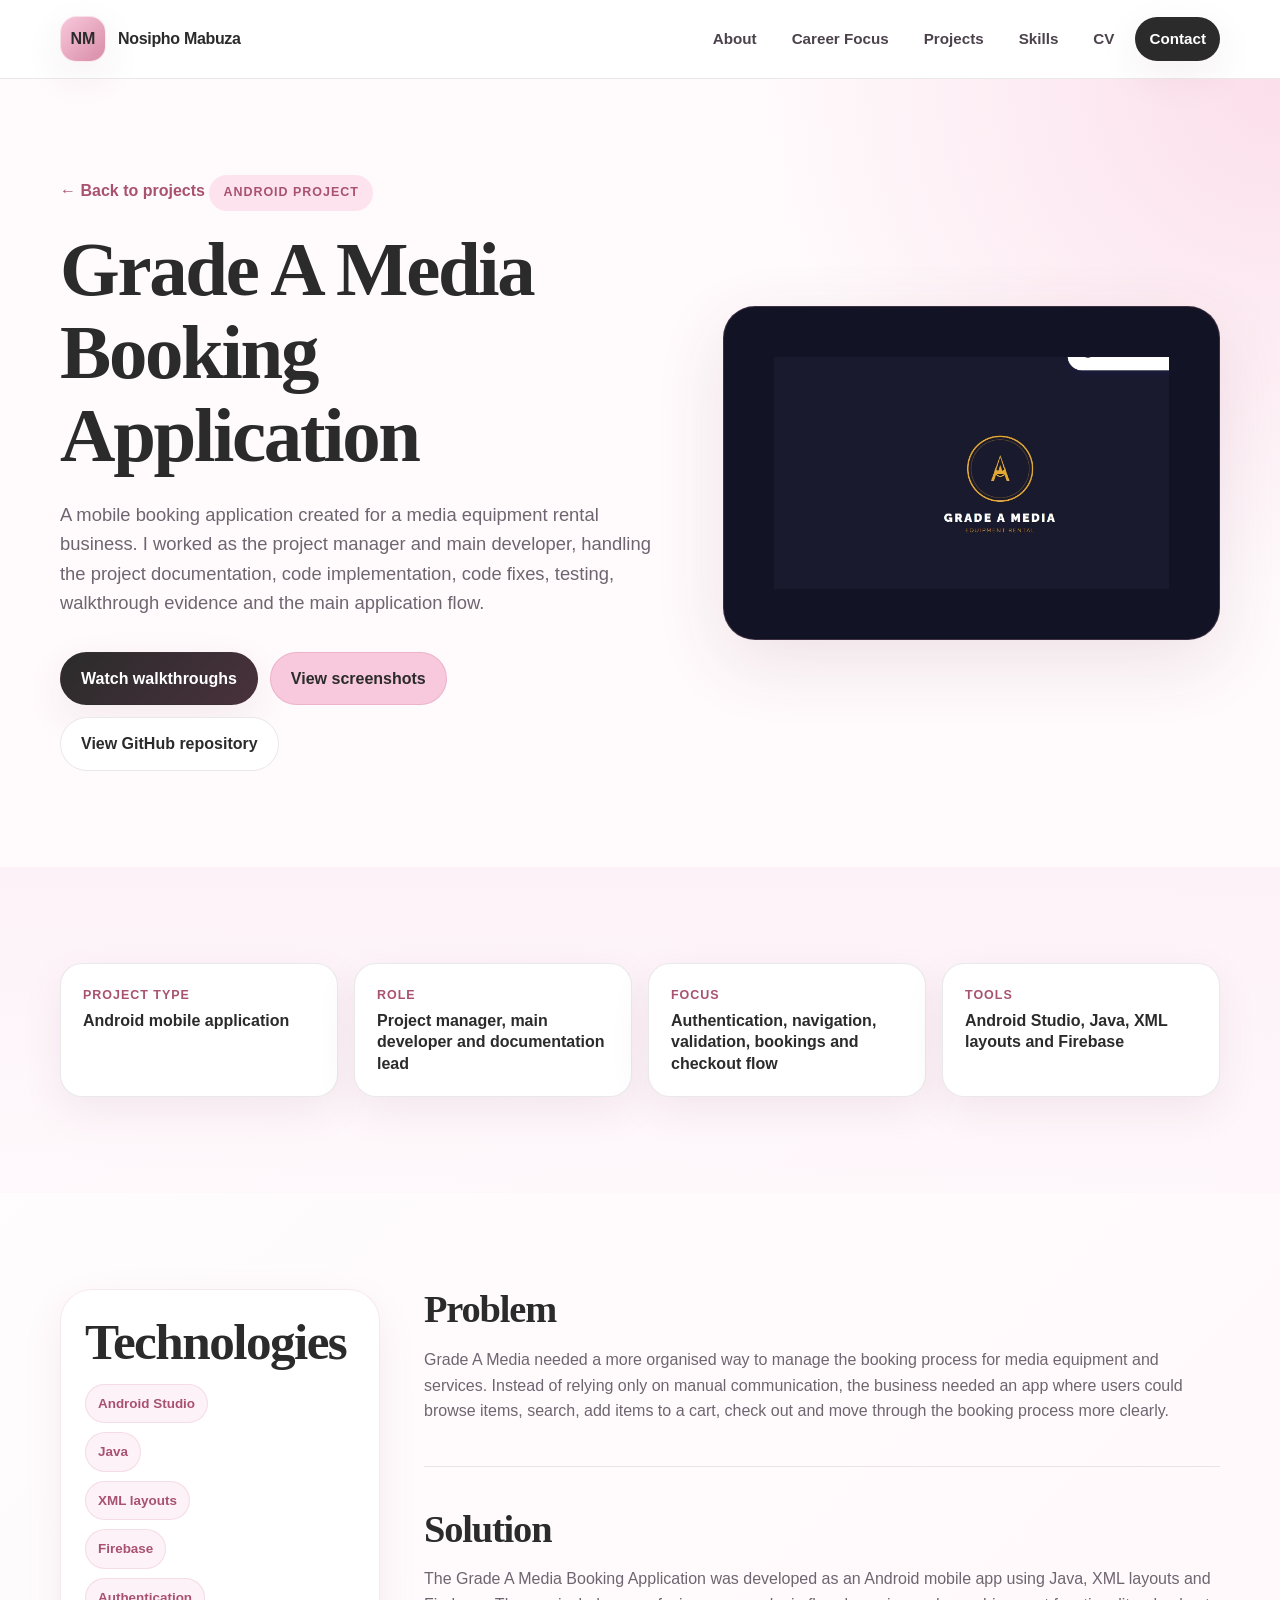
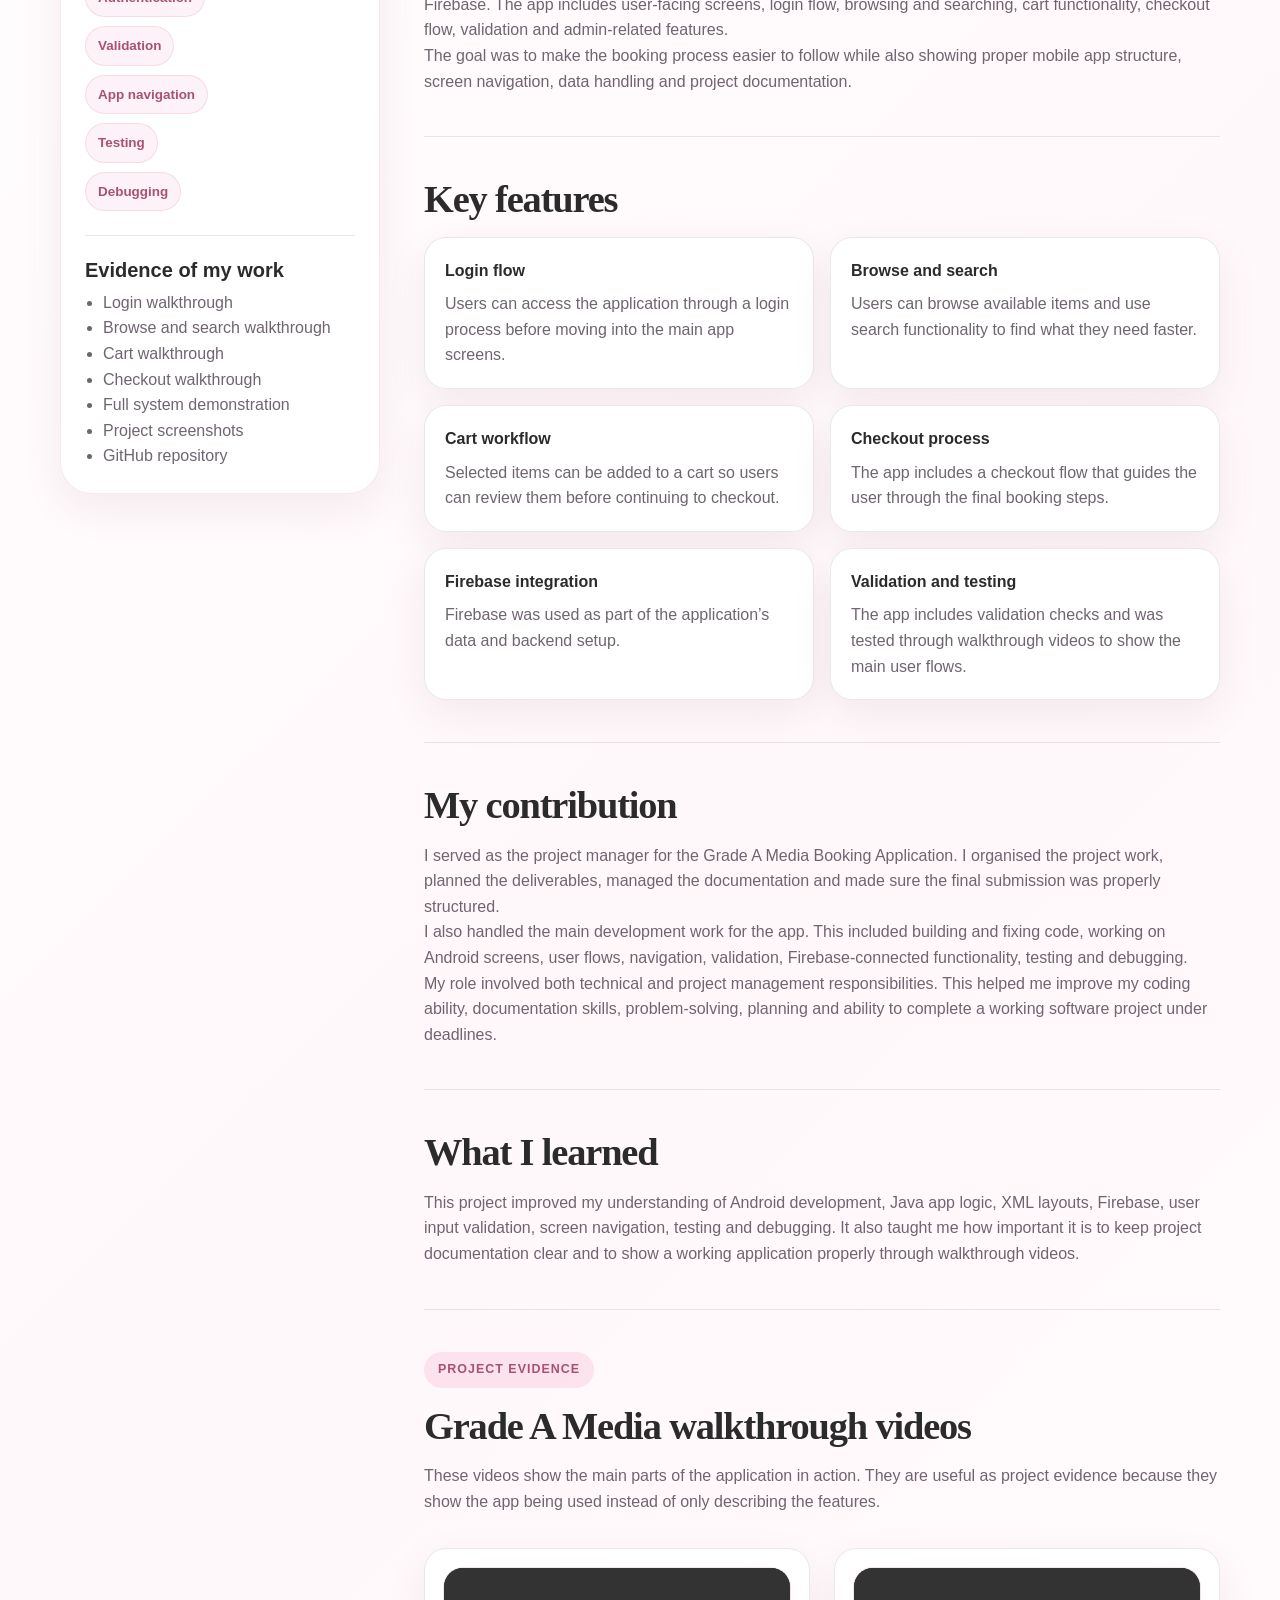
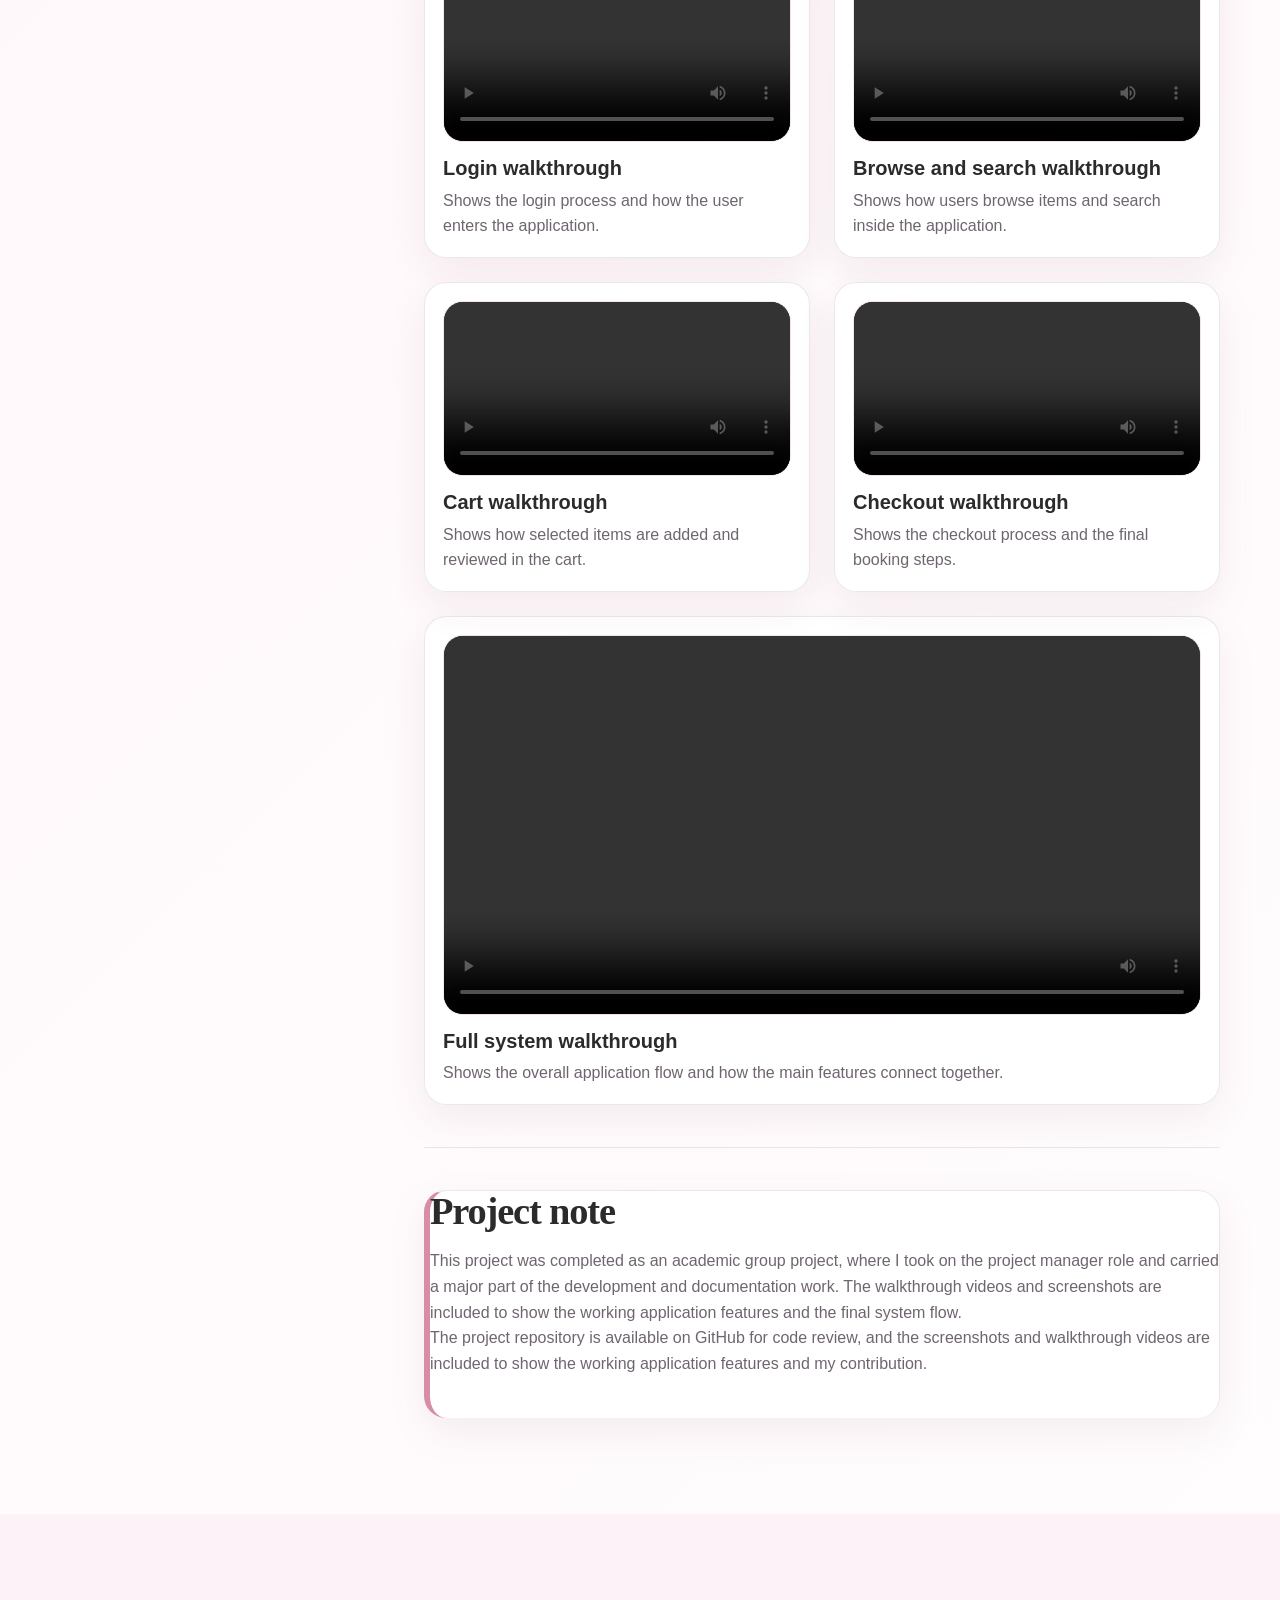
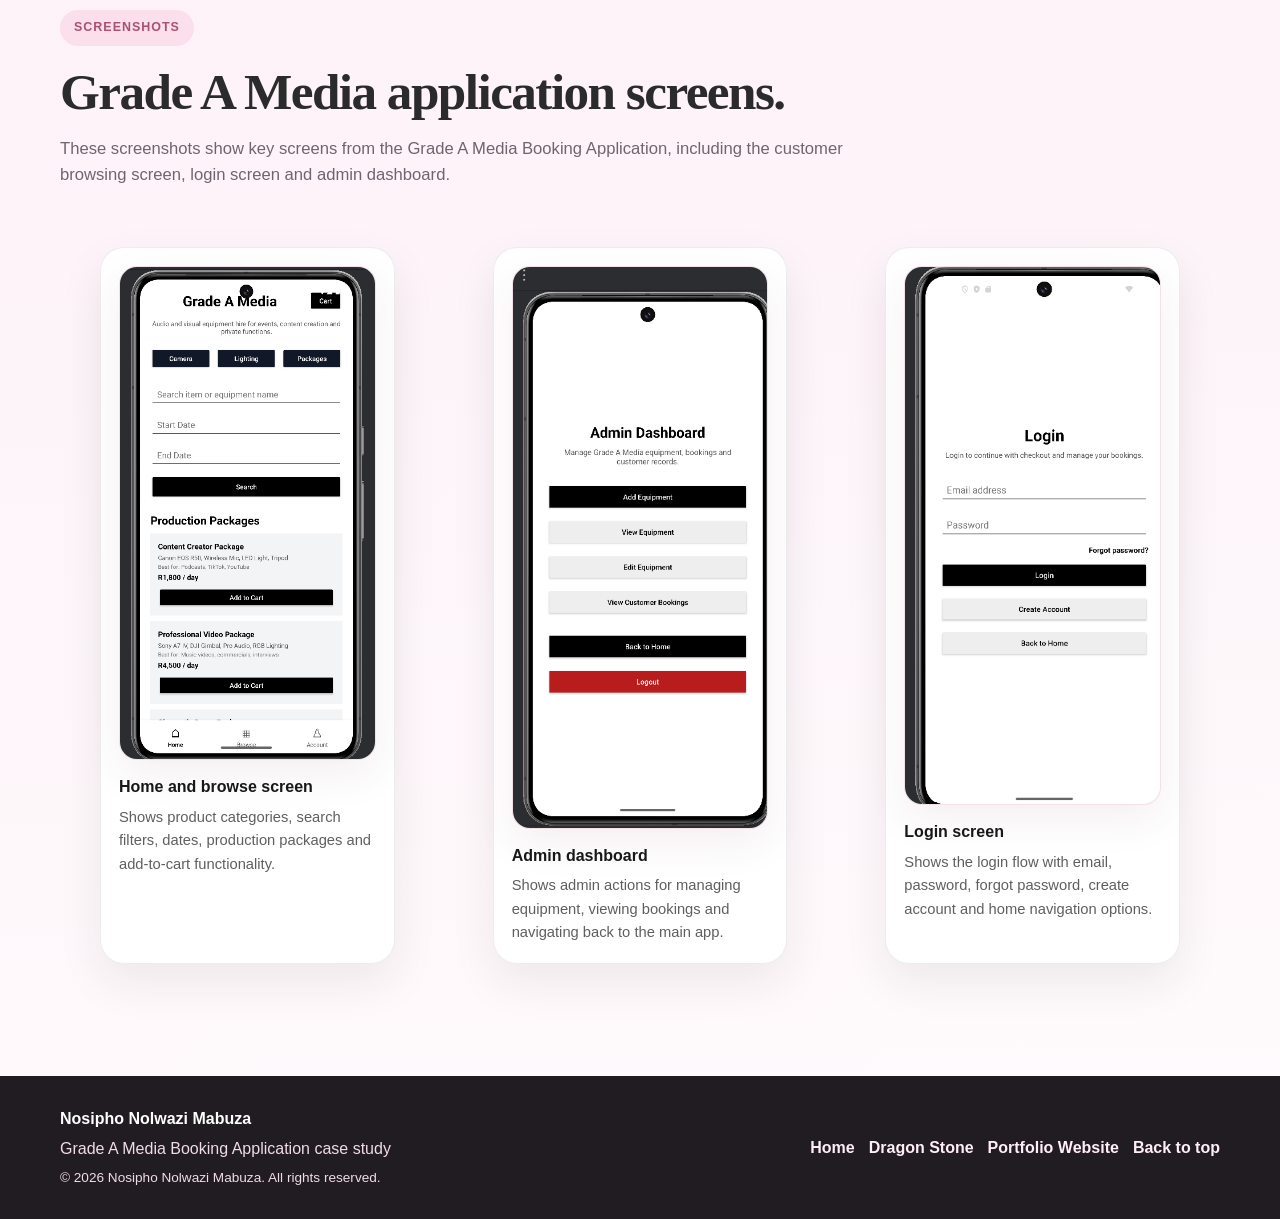
<file: grade-a-media.html>
<!DOCTYPE html>
<html lang="en-ZA">
<head>
  <meta charset="UTF-8" />
  <meta name="viewport" content="width=device-width, initial-scale=1.0" />

  <meta 
    name="description" 
    content="Grade A Media Booking Application case study by Nosipho Nolwazi Mabuza. Android mobile application built with Java, XML layouts, Firebase, validation, booking workflows and walkthrough evidence." 
  />

  <title>Grade A Media Case Study | Nosipho Mabuza</title>

  <link rel="stylesheet" href="assets/css/styles.css" />
</head>

<body>
  <a class="skip-link" href="#main-content">Skip to content</a>

  <!-- Header and navigation -->
  <header class="site-header" id="top">
    <nav class="nav container" aria-label="Main navigation">
      <a href="index.html" class="logo" aria-label="Nosipho Mabuza home">
        <span class="logo-mark">NM</span>
        <span class="logo-text">Nosipho Mabuza</span>
      </a>

      <!-- Menu button for smaller screens -->
      <button class="nav-toggle" type="button" aria-label="Open navigation" aria-expanded="false">
        <span></span>
        <span></span>
        <span></span>
      </button>

      <div class="nav-links" id="nav-links">
        <a href="index.html#about">About</a>
        <a href="index.html#career-focus">Career Focus</a>
        <a href="index.html#projects">Projects</a>
        <a href="index.html#skills">Skills</a>
        <a href="index.html#cv">CV</a>
        <a href="index.html#contact" class="nav-cta">Contact</a>
      </div>
    </nav>
  </header>

  <main id="main-content">

    <!-- Project introduction -->
    <section class="case-hero section-pad">
      <div class="container case-hero-grid">
        <div class="reveal">
          <a href="index.html#projects" class="back-link">← Back to projects</a>

          <p class="eyebrow">Android project</p>

          <h1>Grade A Media Booking Application</h1>

          <p class="hero-copy">
            A mobile booking application created for a media equipment rental business. I worked as the project manager and main developer, handling the project documentation, code implementation, code fixes, testing, walkthrough evidence and the main application flow.
          </p>

          <div class="hero-actions">
            <a href="#walkthroughs" class="btn btn-primary">Watch walkthroughs</a>
            <a href="#screenshots" class="btn btn-secondary">View screenshots</a>
            <a href="https://github.com/NolwaziMabuza/GradeAMediaBookingAppFinal" class="btn btn-ghost" target="_blank" rel="noopener">View GitHub repository</a>
          </div>
        </div>

<img 
  src="assets/img/grade-a-media-logo.png" 
  alt="Grade A Media logo" 
  class="case-hero-img grade-a-logo-img reveal delay-1" 
/>
      </div>
    </section>

    <!-- Quick project details -->
    <section class="section-pad blush-section">
      <div class="container case-summary-grid">
        <div class="summary-card reveal">
          <span>Project type</span>
          <strong>Android mobile application</strong>
        </div>

        <div class="summary-card reveal delay-1">
          <span>Role</span>
          <strong>Project manager, main developer and documentation lead</strong>
        </div>

        <div class="summary-card reveal delay-2">
          <span>Focus</span>
          <strong>Authentication, navigation, validation, bookings and checkout flow</strong>
        </div>

        <div class="summary-card reveal">
          <span>Tools</span>
          <strong>Android Studio, Java, XML layouts and Firebase</strong>
        </div>
      </div>
    </section>

    <!-- Main case study content -->
    <section class="section-pad">
      <div class="container case-layout">

        <!-- Side information -->
        <aside class="case-sidebar reveal">
          <h2>Technologies</h2>

          <div class="tag-list vertical">
            <span>Android Studio</span>
            <span>Java</span>
            <span>XML layouts</span>
            <span>Firebase</span>
            <span>Authentication</span>
            <span>Validation</span>
            <span>App navigation</span>
            <span>Testing</span>
            <span>Debugging</span>
          </div>

          <div class="proof-box">
            <h3>Evidence of my work</h3>

            <ul>
              <li>Login walkthrough</li>
              <li>Browse and search walkthrough</li>
              <li>Cart walkthrough</li>
              <li>Checkout walkthrough</li>
              <li>Full system demonstration</li>
              <li>Project screenshots</li>
              <li>GitHub repository</li>
            </ul>
          </div>
        </aside>

        <div class="case-content reveal delay-1">

          <!-- Problem section -->
          <section>
            <h2>Problem</h2>

            <p>
              Grade A Media needed a more organised way to manage the booking process for media equipment and services. Instead of relying only on manual communication, the business needed an app where users could browse items, search, add items to a cart, check out and move through the booking process more clearly.
            </p>
          </section>

          <!-- Solution section -->
          <section>
            <h2>Solution</h2>

            <p>
              The Grade A Media Booking Application was developed as an Android mobile app using Java, XML layouts and Firebase. The app includes user-facing screens, login flow, browsing and searching, cart functionality, checkout flow, validation and admin-related features.
            </p>

            <p>
              The goal was to make the booking process easier to follow while also showing proper mobile app structure, screen navigation, data handling and project documentation.
            </p>
          </section>

          <!-- Feature section -->
          <section>
            <h2>Key features</h2>

            <div class="feature-list">
              <div>
                <strong>Login flow</strong>
                <p>Users can access the application through a login process before moving into the main app screens.</p>
              </div>

              <div>
                <strong>Browse and search</strong>
                <p>Users can browse available items and use search functionality to find what they need faster.</p>
              </div>

              <div>
                <strong>Cart workflow</strong>
                <p>Selected items can be added to a cart so users can review them before continuing to checkout.</p>
              </div>

              <div>
                <strong>Checkout process</strong>
                <p>The app includes a checkout flow that guides the user through the final booking steps.</p>
              </div>

              <div>
                <strong>Firebase integration</strong>
                <p>Firebase was used as part of the application’s data and backend setup.</p>
              </div>

              <div>
                <strong>Validation and testing</strong>
                <p>The app includes validation checks and was tested through walkthrough videos to show the main user flows.</p>
              </div>
            </div>
          </section>

          <!-- My role in the project -->
          <section>
            <h2>My contribution</h2>

            <p>
              I served as the project manager for the Grade A Media Booking Application. I organised the project work, planned the deliverables, managed the documentation and made sure the final submission was properly structured.
            </p>

            <p>
              I also handled the main development work for the app. This included building and fixing code, working on Android screens, user flows, navigation, validation, Firebase-connected functionality, testing and debugging.
            </p>

            <p>
              My role involved both technical and project management responsibilities. This helped me improve my coding ability, documentation skills, problem-solving, planning and ability to complete a working software project under deadlines.
            </p>
          </section>

          <!-- What I learned section -->
          <section>
            <h2>What I learned</h2>

            <p>
              This project improved my understanding of Android development, Java app logic, XML layouts, Firebase, user input validation, screen navigation, testing and debugging. It also taught me how important it is to keep project documentation clear and to show a working application properly through walkthrough videos.
            </p>
          </section>

          <!-- Walkthrough videos -->
          <section id="walkthroughs" class="walkthrough-section">
            <p class="eyebrow">Project evidence</p>

            <h2>Grade A Media walkthrough videos</h2>

            <p>
              These videos show the main parts of the application in action. They are useful as project evidence because they show the app being used instead of only describing the features.
            </p>

            <div class="video-grid">
              <article class="video-card">
                <div class="video-frame">
                  <video controls preload="metadata" playsinline>
                    <source src="assets/videos/login-walkthrough.mp4" type="video/mp4" />
                    Your browser does not support the video tag.
                  </video>
                </div>

                <h3>Login walkthrough</h3>
                <p>Shows the login process and how the user enters the application.</p>
              </article>

              <article class="video-card">
                <div class="video-frame">
                  <video controls preload="metadata" playsinline>
                    <source src="assets/videos/browse-search-walkthrough.mp4" type="video/mp4" />
                    Your browser does not support the video tag.
                  </video>
                </div>

                <h3>Browse and search walkthrough</h3>
                <p>Shows how users browse items and search inside the application.</p>
              </article>

              <article class="video-card">
                <div class="video-frame">
                  <video controls preload="metadata" playsinline>
                    <source src="assets/videos/cart-walkthrough.mp4" type="video/mp4" />
                    Your browser does not support the video tag.
                  </video>
                </div>

                <h3>Cart walkthrough</h3>
                <p>Shows how selected items are added and reviewed in the cart.</p>
              </article>

              <article class="video-card">
                <div class="video-frame">
                  <video controls preload="metadata" playsinline>
                    <source src="assets/videos/checkout-walkthrough.mp4" type="video/mp4" />
                    Your browser does not support the video tag.
                  </video>
                </div>

                <h3>Checkout walkthrough</h3>
                <p>Shows the checkout process and the final booking steps.</p>
              </article>
            </div>

            <article class="video-card featured-video">
              <div class="video-frame wide">
                <video controls preload="metadata" playsinline>
                  <source src="assets/videos/full-system-walkthrough.mp4" type="video/mp4" />
                  Your browser does not support the video tag.
                </video>
              </div>

              <h3>Full system walkthrough</h3>
              <p>Shows the overall application flow and how the main features connect together.</p>
            </article>
          </section>

          <!-- Short note to explain the project context -->
          <section class="note-card">
            <h2>Project note</h2>

            <p>
              This project was completed as an academic group project, where I took on the project manager role and carried a major part of the development and documentation work. The walkthrough videos and screenshots are included to show the working application features and the final system flow.
            </p>

            <p>
              The project repository is available on GitHub for code review, and the screenshots and walkthrough videos are included to show the working application features and my contribution.
            </p>
          </section>
        </div>
      </div>
    </section>

    <!-- App screenshots -->
    <section class="section-pad blush-section" id="screenshots">
      <div class="container">
        <div class="section-heading reveal">
          <p class="eyebrow">Screenshots</p>

          <h2>Grade A Media application screens.</h2>

          <p>
            These screenshots show key screens from the Grade A Media Booking Application, including the customer browsing screen, login screen and admin dashboard.
          </p>
        </div>

        <div class="screenshot-grid">
          <figure class="screenshot-card reveal">
            <img 
              src="assets/img/grade-a-media/gradea-home.png" 
              alt="Grade A Media home and product browsing screen" 
            />

            <figcaption>
              <strong>Home and browse screen</strong>
              <span>Shows product categories, search filters, dates, production packages and add-to-cart functionality.</span>
            </figcaption>
          </figure>

          <figure class="screenshot-card reveal delay-1">
            <img 
              src="assets/img/grade-a-media/gradea-admin-dashboard.png" 
              alt="Grade A Media admin dashboard screen" 
            />

            <figcaption>
              <strong>Admin dashboard</strong>
              <span>Shows admin actions for managing equipment, viewing bookings and navigating back to the main app.</span>
            </figcaption>
          </figure>

          <figure class="screenshot-card reveal delay-2">
            <img 
              src="assets/img/grade-a-media/gradea-login.png" 
              alt="Grade A Media login screen" 
            />

            <figcaption>
              <strong>Login screen</strong>
              <span>Shows the login flow with email, password, forgot password, create account and home navigation options.</span>
            </figcaption>
          </figure>
        </div>
      </div>
    </section>
  </main>

<!-- Footer -->
<footer class="site-footer">
  <div class="container footer-grid">
    <div>
      <strong>Nosipho Nolwazi Mabuza</strong>
      <p>Grade A Media Booking Application case study</p>
      <p class="copyright">
        © <span id="year"></span> Nosipho Nolwazi Mabuza. All rights reserved.
      </p>
    </div>

    <div class="footer-links">
      <a href="index.html">Home</a>
      <a href="dragonstone.html">Dragon Stone</a>
      <a href="portfolio-website.html">Portfolio Website</a>
      <a href="#top">Back to top</a>
    </div>
  </div>
</footer>

  <script>
    // Mobile menu
    const navToggle = document.querySelector('.nav-toggle');
    const navLinks = document.querySelector('.nav-links');

    if (navToggle && navLinks) {
      navToggle.addEventListener('click', () => {
        const isOpen = navLinks.classList.toggle('is-open');
        navToggle.setAttribute('aria-expanded', String(isOpen));
      });

      navLinks.querySelectorAll('a').forEach((link) => {
        link.addEventListener('click', () => {
          navLinks.classList.remove('is-open');
          navToggle.setAttribute('aria-expanded', 'false');
        });
      });
    }

    // Reveals sections as the user scrolls
    const reveals = document.querySelectorAll('.reveal');

    if ('IntersectionObserver' in window) {
      const observer = new IntersectionObserver((entries) => {
        entries.forEach((entry) => {
          if (entry.isIntersecting) {
            entry.target.classList.add('is-visible');
            observer.unobserve(entry.target);
          }
        });
      }, { threshold: 0.12 });

      reveals.forEach((element) => observer.observe(element));
    } else {
      reveals.forEach((element) => element.classList.add('is-visible'));
    }
    
    // Updates the copyright year automatically
const year = document.querySelector('#year');

if (year) {
  year.textContent = new Date().getFullYear();
}
  </script>
</body>
</html>
</file>
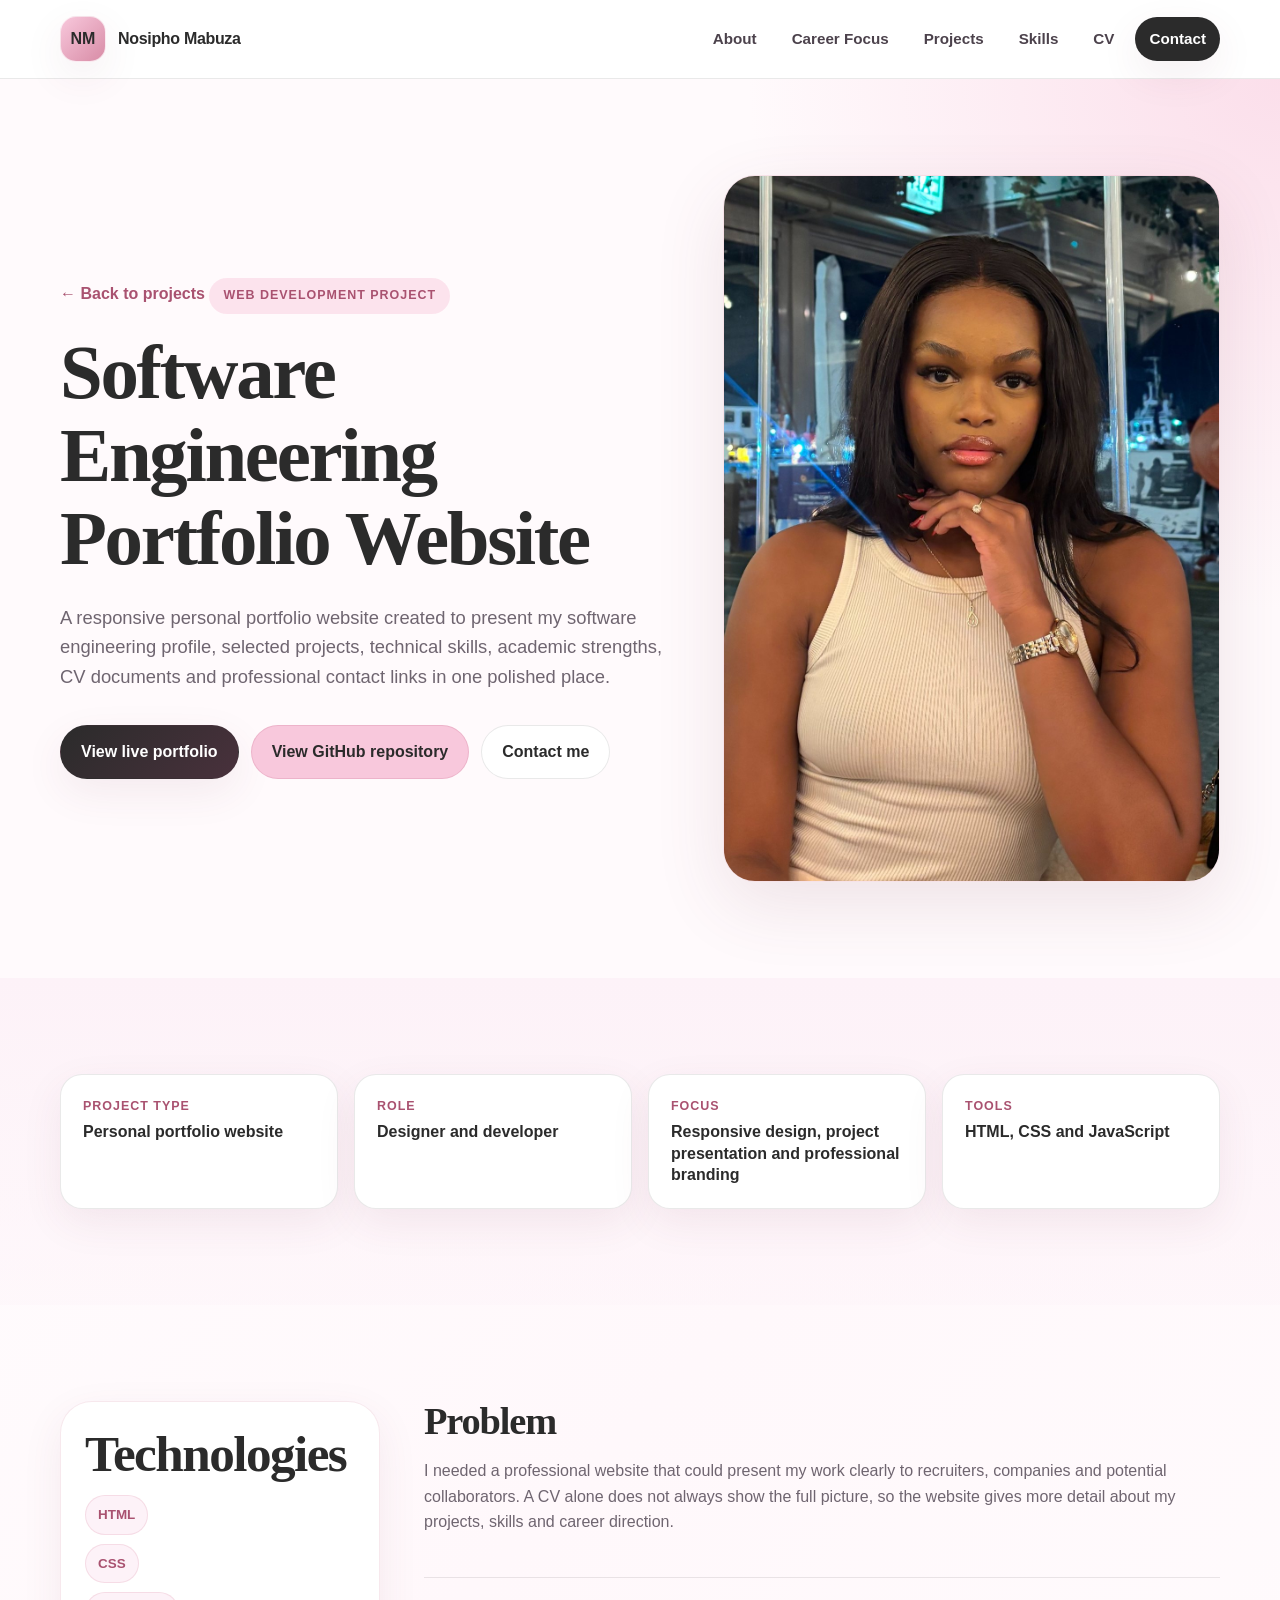
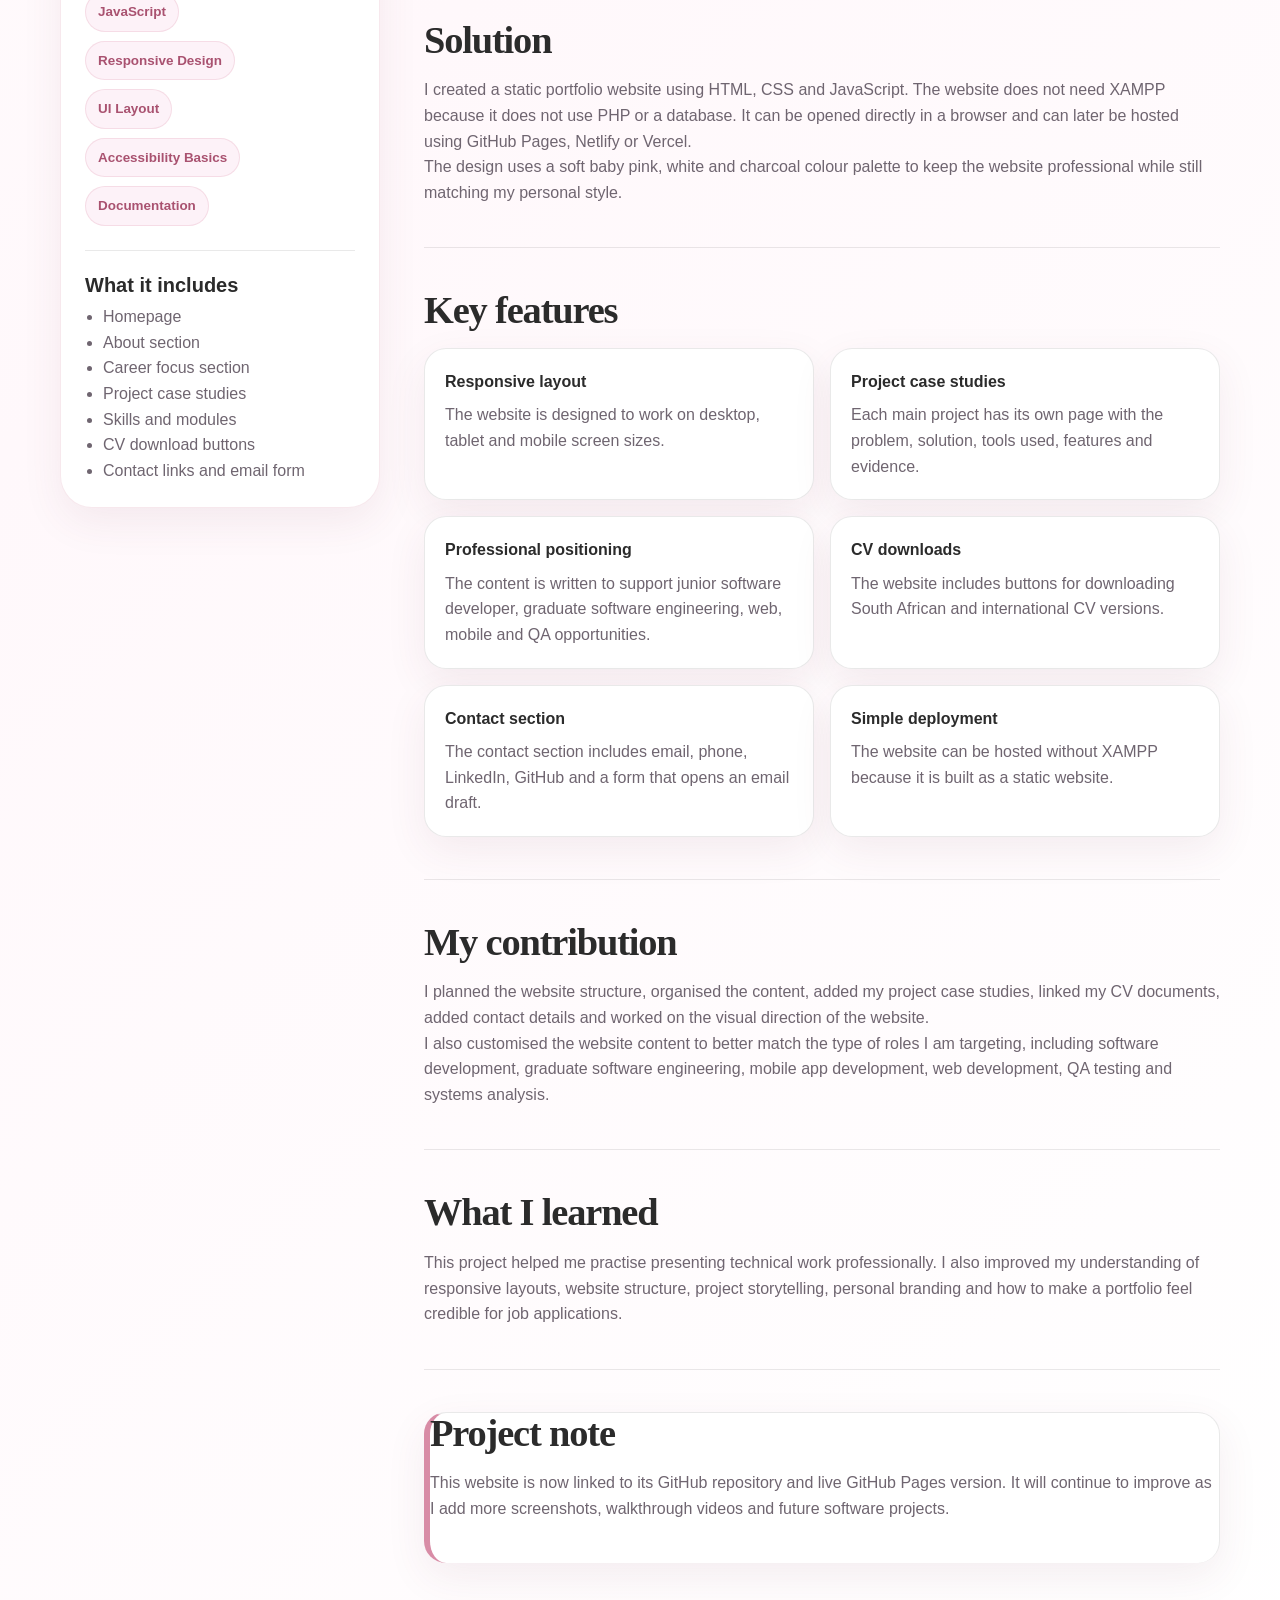
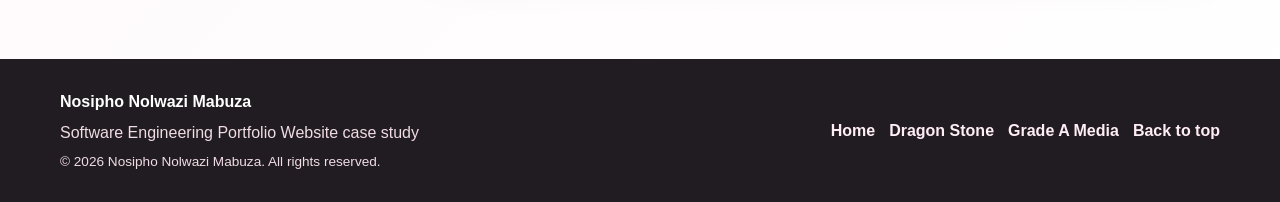
<file: portfolio-website.html>
<!DOCTYPE html>
<html lang="en-ZA">
<head>
  <meta charset="UTF-8" />
  <meta name="viewport" content="width=device-width, initial-scale=1.0" />

  <meta 
    name="description" 
    content="Software Engineering Portfolio Website case study by Nosipho Nolwazi Mabuza. A responsive personal portfolio website built with HTML, CSS and JavaScript." 
  />

  <title>Portfolio Website Case Study | Nosipho Mabuza</title>

  <link rel="stylesheet" href="assets/css/styles.css" />
</head>

<body>
  <a class="skip-link" href="#main-content">Skip to content</a>

  <!-- Header and navigation -->
  <header class="site-header" id="top">
    <nav class="nav container" aria-label="Main navigation">
      <a href="index.html" class="logo" aria-label="Nosipho Mabuza home">
        <span class="logo-mark">NM</span>
        <span class="logo-text">Nosipho Mabuza</span>
      </a>

      <!-- Menu button for smaller screens -->
      <button class="nav-toggle" type="button" aria-label="Open navigation" aria-expanded="false">
        <span></span>
        <span></span>
        <span></span>
      </button>

      <div class="nav-links" id="nav-links">
        <a href="index.html#about">About</a>
        <a href="index.html#career-focus">Career Focus</a>
        <a href="index.html#projects">Projects</a>
        <a href="index.html#skills">Skills</a>
        <a href="index.html#cv">CV</a>
        <a href="index.html#contact" class="nav-cta">Contact</a>
      </div>
    </nav>
  </header>

  <main id="main-content">

    <!-- Project introduction -->
    <section class="case-hero section-pad">
      <div class="container case-hero-grid">
        <div class="reveal">
          <a href="index.html#projects" class="back-link">← Back to projects</a>

          <p class="eyebrow">Web development project</p>

          <h1>Software Engineering Portfolio Website</h1>

          <p class="hero-copy">
            A responsive personal portfolio website created to present my software engineering profile, selected projects, technical skills, academic strengths, CV documents and professional contact links in one polished place.
          </p>

          <div class="hero-actions">
            <a href="https://nolwazimabuza.github.io/NosiphoMabuza-portfolio-website/" class="btn btn-primary" target="_blank" rel="noopener">View live portfolio</a>
            <a href="https://github.com/NolwaziMabuza/NosiphoMabuza-portfolio-website" class="btn btn-secondary" target="_blank" rel="noopener">View GitHub repository</a>
            <a href="index.html#contact" class="btn btn-ghost">Contact me</a>
          </div>
        </div>

        <img 
          src="assets/img/profile-main.jpg" 
          alt="Nosipho Mabuza portfolio profile image" 
          class="case-hero-img reveal delay-1" 
        />
      </div>
    </section>

    <!-- Quick project details -->
    <section class="section-pad blush-section">
      <div class="container case-summary-grid">
        <div class="summary-card reveal">
          <span>Project type</span>
          <strong>Personal portfolio website</strong>
        </div>

        <div class="summary-card reveal delay-1">
          <span>Role</span>
          <strong>Designer and developer</strong>
        </div>

        <div class="summary-card reveal delay-2">
          <span>Focus</span>
          <strong>Responsive design, project presentation and professional branding</strong>
        </div>

        <div class="summary-card reveal">
          <span>Tools</span>
          <strong>HTML, CSS and JavaScript</strong>
        </div>
      </div>
    </section>

    <!-- Main case study content -->
    <section class="section-pad">
      <div class="container case-layout">

        <!-- Side information -->
        <aside class="case-sidebar reveal">
          <h2>Technologies</h2>

          <div class="tag-list vertical">
            <span>HTML</span>
            <span>CSS</span>
            <span>JavaScript</span>
            <span>Responsive Design</span>
            <span>UI Layout</span>
            <span>Accessibility Basics</span>
            <span>Documentation</span>
          </div>

          <div class="proof-box">
            <h3>What it includes</h3>

            <ul>
              <li>Homepage</li>
              <li>About section</li>
              <li>Career focus section</li>
              <li>Project case studies</li>
              <li>Skills and modules</li>
              <li>CV download buttons</li>
              <li>Contact links and email form</li>
            </ul>
          </div>
        </aside>

        <div class="case-content reveal delay-1">

          <!-- Problem section -->
          <section>
            <h2>Problem</h2>

            <p>
              I needed a professional website that could present my work clearly to recruiters, companies and potential collaborators. A CV alone does not always show the full picture, so the website gives more detail about my projects, skills and career direction.
            </p>
          </section>

          <!-- Solution section -->
          <section>
            <h2>Solution</h2>

            <p>
              I created a static portfolio website using HTML, CSS and JavaScript. The website does not need XAMPP because it does not use PHP or a database. It can be opened directly in a browser and can later be hosted using GitHub Pages, Netlify or Vercel.
            </p>

            <p>
              The design uses a soft baby pink, white and charcoal colour palette to keep the website professional while still matching my personal style.
            </p>
          </section>

          <!-- Feature section -->
          <section>
            <h2>Key features</h2>

            <div class="feature-list">
              <div>
                <strong>Responsive layout</strong>
                <p>The website is designed to work on desktop, tablet and mobile screen sizes.</p>
              </div>

              <div>
                <strong>Project case studies</strong>
                <p>Each main project has its own page with the problem, solution, tools used, features and evidence.</p>
              </div>

              <div>
                <strong>Professional positioning</strong>
                <p>The content is written to support junior software developer, graduate software engineering, web, mobile and QA opportunities.</p>
              </div>

              <div>
                <strong>CV downloads</strong>
                <p>The website includes buttons for downloading South African and international CV versions.</p>
              </div>

              <div>
                <strong>Contact section</strong>
                <p>The contact section includes email, phone, LinkedIn, GitHub and a form that opens an email draft.</p>
              </div>

              <div>
                <strong>Simple deployment</strong>
                <p>The website can be hosted without XAMPP because it is built as a static website.</p>
              </div>
            </div>
          </section>

          <!-- My role in the project -->
          <section>
            <h2>My contribution</h2>

            <p>
              I planned the website structure, organised the content, added my project case studies, linked my CV documents, added contact details and worked on the visual direction of the website.
            </p>

            <p>
              I also customised the website content to better match the type of roles I am targeting, including software development, graduate software engineering, mobile app development, web development, QA testing and systems analysis.
            </p>
          </section>

          <!-- What I learned section -->
          <section>
            <h2>What I learned</h2>

            <p>
              This project helped me practise presenting technical work professionally. I also improved my understanding of responsive layouts, website structure, project storytelling, personal branding and how to make a portfolio feel credible for job applications.
            </p>
          </section>

          <!-- Short project note -->
          <section class="note-card">
            <h2>Project note</h2>

            <p>
              This website is now linked to its GitHub repository and live GitHub Pages version. It will continue to improve as I add more screenshots, walkthrough videos and future software projects.
            </p>
          </section>
        </div>
      </div>
    </section>
  </main>

  <!-- Footer -->
  <footer class="site-footer">
    <div class="container footer-grid">
      <div>
        <strong>Nosipho Nolwazi Mabuza</strong>
        <p>Software Engineering Portfolio Website case study</p>
        <p class="copyright">
          © <span id="year"></span> Nosipho Nolwazi Mabuza. All rights reserved.
        </p>
      </div>

      <div class="footer-links">
        <a href="index.html">Home</a>
        <a href="dragonstone.html">Dragon Stone</a>
        <a href="grade-a-media.html">Grade A Media</a>
        <a href="#top">Back to top</a>
      </div>
    </div>
  </footer>

  <script>
    // Mobile menu
    const navToggle = document.querySelector('.nav-toggle');
    const navLinks = document.querySelector('.nav-links');

    if (navToggle && navLinks) {
      navToggle.addEventListener('click', () => {
        const isOpen = navLinks.classList.toggle('is-open');
        navToggle.setAttribute('aria-expanded', String(isOpen));
      });

      navLinks.querySelectorAll('a').forEach((link) => {
        link.addEventListener('click', () => {
          navLinks.classList.remove('is-open');
          navToggle.setAttribute('aria-expanded', 'false');
        });
      });
    }

    // Reveals sections as the user scrolls
    const reveals = document.querySelectorAll('.reveal');

    if ('IntersectionObserver' in window) {
      const observer = new IntersectionObserver((entries) => {
        entries.forEach((entry) => {
          if (entry.isIntersecting) {
            entry.target.classList.add('is-visible');
            observer.unobserve(entry.target);
          }
        });
      }, { threshold: 0.12 });

      reveals.forEach((element) => observer.observe(element));
    } else {
      reveals.forEach((element) => element.classList.add('is-visible'));
    }

    // Updates the copyright year
    const year = document.querySelector('#year');

    if (year) {
      year.textContent = new Date().getFullYear();
    }
  </script>
</body>
</html>
</file>
<file: assets/css/styles.css>
:root {
  --pink: #f8c8dc;
  --pink-soft: #fdf2f8;
  --rose: #d88ca6;
  --rose-deep: #a95270;
  --charcoal: #2b2b2b;
  --muted: #6f6570;
  --champagne: #c9a66b;
  --white: #ffffff;
  --cream: #fffafc;
  --border: rgba(43, 43, 43, 0.1);
  --shadow: 0 22px 70px rgba(112, 55, 77, 0.12);
  --shadow-soft: 0 14px 40px rgba(112, 55, 77, 0.08);
  --radius-lg: 32px;
  --radius-md: 22px;
  --radius-sm: 14px;
  --container: 1160px;
}

* {
  box-sizing: border-box;
}

html {
  scroll-behavior: smooth;
}

body {
  margin: 0;
  font-family: "Inter", Arial, sans-serif;
  color: var(--charcoal);
  background: linear-gradient(135deg, #fff 0%, #fff8fb 44%, #fff 100%);
  line-height: 1.6;
}

img {
  max-width: 100%;
  display: block;
}

a {
  color: inherit;
  text-decoration: none;
}

p {
  margin: 0;
  color: var(--muted);
}

h1,
h2,
h3 {
  margin: 0;
  line-height: 1.08;
  color: var(--charcoal);
}

h1,
h2 {
  font-family: "Playfair Display", Georgia, serif;
  letter-spacing: -0.03em;
}

h1 {
  font-size: clamp(2.6rem, 6vw, 5.7rem);
}

h2 {
  font-size: clamp(2rem, 4vw, 3.5rem);
}

h3 {
  font-size: 1.25rem;
}

.container {
  width: min(100% - 32px, var(--container));
  margin: 0 auto;
}

.section-pad {
  padding: 96px 0;
}

.blush-section {
  background: linear-gradient(180deg, var(--pink-soft), rgba(253, 242, 248, 0.35));
}

.skip-link {
  position: absolute;
  top: -80px;
  left: 16px;
  background: var(--charcoal);
  color: var(--white);
  padding: 10px 14px;
  z-index: 1000;
  border-radius: 999px;
}

.skip-link:focus {
  top: 12px;
}

.site-header {
  position: sticky;
  top: 0;
  z-index: 100;
  background: rgba(255, 255, 255, 0.86);
  backdrop-filter: blur(18px);
  border-bottom: 1px solid var(--border);
}

.nav {
  min-height: 78px;
  display: flex;
  align-items: center;
  justify-content: space-between;
  gap: 24px;
}

.logo {
  display: inline-flex;
  align-items: center;
  gap: 12px;
  font-weight: 800;
}

.logo-mark {
  width: 46px;
  height: 46px;
  border-radius: 16px;
  background: linear-gradient(135deg, var(--pink), var(--rose));
  color: var(--charcoal);
  display: grid;
  place-items: center;
  box-shadow: var(--shadow-soft);
  border: 1px solid rgba(255, 255, 255, 0.7);
}

.logo-text {
  letter-spacing: -0.02em;
}

.nav-links {
  display: flex;
  align-items: center;
  gap: 7px;
  font-size: 0.95rem;
  font-weight: 700;
}

.nav-links a {
  padding: 10px 14px;
  border-radius: 999px;
  color: #4c424c;
  transition: 180ms ease;
}

.nav-links a:hover,
.nav-links a:focus {
  background: var(--pink-soft);
  color: var(--rose-deep);
}

.nav-links .nav-cta {
  background: var(--charcoal);
  color: var(--white);
  box-shadow: var(--shadow-soft);
}

.nav-links .nav-cta:hover,
.nav-links .nav-cta:focus {
  background: var(--rose-deep);
  color: var(--white);
}

.nav-toggle {
  display: none;
  width: 48px;
  height: 48px;
  border: 1px solid var(--border);
  border-radius: 14px;
  background: var(--white);
  cursor: pointer;
}

.nav-toggle span {
  display: block;
  width: 22px;
  height: 2px;
  margin: 5px auto;
  background: var(--charcoal);
  border-radius: 999px;
}

.hero {
  position: relative;
  overflow: hidden;
}

.hero::before,
.hero::after {
  content: "";
  position: absolute;
  border-radius: 999px;
  pointer-events: none;
  filter: blur(4px);
}

.hero::before {
  width: 360px;
  height: 360px;
  right: -80px;
  top: 80px;
  background: rgba(248, 200, 220, 0.55);
}

.hero::after {
  width: 220px;
  height: 220px;
  left: -70px;
  bottom: 40px;
  background: rgba(201, 166, 107, 0.18);
}

.hero-grid,
.case-hero-grid,
.two-col,
.contact-grid {
  display: grid;
  grid-template-columns: minmax(0, 1.1fr) minmax(300px, 0.9fr);
  gap: 56px;
  align-items: center;
}

.hero-content,
.hero-card,
.case-hero-grid > *,
.two-col > *,
.contact-grid > * {
  position: relative;
  z-index: 1;
}

.eyebrow {
  display: inline-flex;
  align-items: center;
  width: fit-content;
  padding: 8px 14px;
  border-radius: 999px;
  background: rgba(248, 200, 220, 0.45);
  color: var(--rose-deep);
  font-size: 0.78rem;
  font-weight: 800;
  letter-spacing: 0.08em;
  text-transform: uppercase;
  margin-bottom: 18px;
}

.hero-copy {
  font-size: 1.15rem;
  max-width: 720px;
  margin-top: 22px;
}

.hero-actions,
.cv-actions,
.project-links {
  display: flex;
  flex-wrap: wrap;
  gap: 12px;
  align-items: center;
}

.hero-actions {
  margin-top: 34px;
}

.btn {
  display: inline-flex;
  align-items: center;
  justify-content: center;
  min-height: 48px;
  padding: 13px 20px;
  border-radius: 999px;
  font-weight: 800;
  border: 1px solid transparent;
  transition: transform 180ms ease, box-shadow 180ms ease, background 180ms ease;
}

.btn:hover,
.btn:focus {
  transform: translateY(-2px);
}

.btn-primary {
  background: linear-gradient(135deg, var(--charcoal), #49313c);
  color: var(--white);
  box-shadow: var(--shadow-soft);
}

.btn-secondary {
  background: var(--pink);
  color: var(--charcoal);
  border-color: rgba(216, 140, 166, 0.35);
}

.btn-ghost {
  background: var(--white);
  color: var(--charcoal);
  border-color: var(--border);
}

.hero-proof {
  display: grid;
  grid-template-columns: repeat(3, 1fr);
  gap: 12px;
  margin-top: 34px;
  max-width: 680px;
}

.hero-proof div {
  padding: 17px;
  border-radius: var(--radius-sm);
  background: rgba(255, 255, 255, 0.78);
  border: 1px solid rgba(216, 140, 166, 0.2);
  box-shadow: 0 12px 24px rgba(112, 55, 77, 0.06);
}

.hero-proof strong,
.hero-proof span {
  display: block;
}

.hero-proof strong {
  font-size: 1.05rem;
}

.hero-proof span {
  font-size: 0.86rem;
  color: var(--muted);
  margin-top: 4px;
}

.hero-card {
  background: rgba(255, 255, 255, 0.88);
  border: 1px solid rgba(216, 140, 166, 0.2);
  border-radius: var(--radius-lg);
  box-shadow: var(--shadow);
  overflow: hidden;
  padding: 18px;
}

.profile-img {
  width: 100%;
  border-radius: 24px;
  background: var(--pink-soft);
}

.hero-card-body {
  padding: 22px 8px 8px;
}

.hero-card-body h2 {
  font-family: "Inter", Arial, sans-serif;
  font-size: 1.7rem;
  letter-spacing: -0.04em;
  margin-bottom: 12px;
}

.mini-label {
  color: var(--rose-deep);
  font-size: 0.78rem;
  font-weight: 900;
  letter-spacing: 0.1em;
  text-transform: uppercase;
  margin-bottom: 10px;
}

.status-pill {
  margin-top: 18px;
  border: 1px dashed rgba(169, 82, 112, 0.45);
  background: var(--pink-soft);
  color: var(--rose-deep);
  border-radius: 999px;
  padding: 11px 14px;
  font-weight: 800;
  font-size: 0.9rem;
}

.credibility-strip {
  padding: 20px 0;
  background: var(--charcoal);
  color: var(--white);
}

.strip-grid {
  display: grid;
  grid-template-columns: repeat(6, 1fr);
  gap: 10px;
  align-items: center;
  text-align: center;
}

.strip-grid span {
  padding: 10px 12px;
  border-radius: 999px;
  background: rgba(255, 255, 255, 0.08);
  color: #fff5f9;
  font-weight: 700;
  font-size: 0.9rem;
}

.section-intro h2,
.section-heading h2 {
  max-width: 860px;
}

.section-heading {
  max-width: 850px;
  margin-bottom: 42px;
}

.section-heading p:not(.eyebrow) {
  margin-top: 16px;
  font-size: 1.04rem;
}

.about-copy p + p {
  margin-top: 18px;
}

.about-list {
  display: grid;
  grid-template-columns: repeat(3, 1fr);
  gap: 14px;
  margin-top: 28px;
}

.about-list div,
.skill-card,
.module-card,
.summary-card,
.note-card {
  background: var(--white);
  border: 1px solid var(--border);
  border-radius: var(--radius-md);
  padding: 22px;
  box-shadow: var(--shadow-soft);
}

.about-list strong {
  display: block;
  margin: 10px 0 6px;
}

.about-list p {
  font-size: 0.92rem;
}

.icon-badge {
  display: inline-grid;
  place-items: center;
  width: 38px;
  height: 38px;
  border-radius: 14px;
  background: var(--pink);
  color: var(--rose-deep);
  font-weight: 900;
}

.project-grid {
  display: grid;
  grid-template-columns: repeat(2, 1fr);
  gap: 24px;
}

.project-card {
  background: var(--white);
  border: 1px solid rgba(216, 140, 166, 0.18);
  border-radius: var(--radius-lg);
  overflow: hidden;
  box-shadow: var(--shadow-soft);
}

.project-card.compact {
  grid-column: span 2;
}

.project-media {
  background: linear-gradient(135deg, var(--pink-soft), #fff);
  padding: 18px;
}

.project-media img {
  border-radius: 24px;
  width: 100%;
}

.project-content {
  padding: 26px;
}

.project-content h3 {
  font-size: 1.55rem;
  margin-bottom: 12px;
}

.tag-list {
  display: flex;
  flex-wrap: wrap;
  gap: 9px;
  margin: 20px 0;
}

.tag-list span {
  padding: 8px 12px;
  border-radius: 999px;
  background: var(--pink-soft);
  border: 1px solid rgba(216, 140, 166, 0.22);
  color: var(--rose-deep);
  font-size: 0.84rem;
  font-weight: 800;
}

.tag-list.vertical {
  flex-direction: column;
  align-items: flex-start;
  margin-top: 14px;
}

.text-link {
  color: var(--rose-deep);
  font-weight: 900;
  text-decoration: underline;
  text-decoration-thickness: 2px;
  text-underline-offset: 4px;
}

.muted-link {
  color: var(--muted);
}

.skills-grid,
.module-grid {
  display: grid;
  grid-template-columns: repeat(3, 1fr);
  gap: 18px;
}

.skill-card h3,
.module-card h3 {
  margin-bottom: 10px;
}

.skill-card {
  min-height: 180px;
}

.cv-panel {
  display: grid;
  grid-template-columns: 1fr 0.8fr;
  gap: 32px;
  align-items: center;
  background: linear-gradient(135deg, var(--charcoal), #503342);
  color: var(--white);
  border-radius: var(--radius-lg);
  padding: 44px;
  box-shadow: var(--shadow);
  overflow: hidden;
  position: relative;
}

.cv-panel::after {
  content: "";
  position: absolute;
  width: 260px;
  height: 260px;
  right: -80px;
  top: -80px;
  border-radius: 999px;
  background: rgba(248, 200, 220, 0.22);
}

.cv-panel h2,
.cv-panel p,
.cv-panel .eyebrow,
.cv-panel .cv-actions {
  position: relative;
  z-index: 1;
}

.cv-panel h2 {
  color: var(--white);
}

.cv-panel p:not(.eyebrow) {
  margin-top: 16px;
  color: #f8e9ef;
}

.cv-actions {
  justify-content: flex-end;
}

.contact-cards {
  margin-top: 26px;
  display: grid;
  gap: 12px;
}

.contact-card {
  display: block;
  padding: 18px;
  border-radius: var(--radius-md);
  background: var(--white);
  border: 1px solid var(--border);
  box-shadow: var(--shadow-soft);
}

.contact-card span,
.summary-card span {
  display: block;
  color: var(--rose-deep);
  font-size: 0.78rem;
  font-weight: 900;
  letter-spacing: 0.08em;
  text-transform: uppercase;
  margin-bottom: 4px;
}

.contact-card strong {
  word-break: break-word;
}

.contact-form {
  background: var(--white);
  border: 1px solid rgba(216, 140, 166, 0.22);
  border-radius: var(--radius-lg);
  padding: 28px;
  box-shadow: var(--shadow);
}

.contact-form label {
  display: block;
  margin: 14px 0 8px;
  font-weight: 800;
}

.contact-form label:first-child {
  margin-top: 0;
}

.contact-form input,
.contact-form textarea {
  width: 100%;
  border: 1px solid var(--border);
  border-radius: 16px;
  padding: 14px 16px;
  font: inherit;
  color: var(--charcoal);
  background: #fffbfd;
  outline: none;
  transition: border 180ms ease, box-shadow 180ms ease;
}

.contact-form input:focus,
.contact-form textarea:focus {
  border-color: var(--rose);
  box-shadow: 0 0 0 4px rgba(248, 200, 220, 0.35);
}

.contact-form button {
  width: 100%;
  margin-top: 18px;
  cursor: pointer;
}

.form-note {
  font-size: 0.86rem;
  margin-top: 12px;
  text-align: center;
}

.site-footer {
  padding: 30px 0;
  background: #211c21;
  color: var(--white);
}

.site-footer p {
  color: #f0dce4;
  margin-top: 5px;
}

.footer-grid {
  display: flex;
  align-items: center;
  justify-content: space-between;
  gap: 18px;
}

.footer-links {
  display: flex;
  flex-wrap: wrap;
  gap: 14px;
  font-weight: 800;
  color: #ffeef5;
}

.case-hero {
  background: radial-gradient(circle at top right, rgba(248, 200, 220, 0.55), transparent 34%), var(--cream);
}

.case-hero-img {
  border-radius: var(--radius-lg);
  box-shadow: var(--shadow);
  border: 1px solid rgba(216, 140, 166, 0.22);
}

.back-link {
  display: inline-flex;
  margin-bottom: 24px;
  color: var(--rose-deep);
  font-weight: 900;
}

.case-summary-grid {
  display: grid;
  grid-template-columns: repeat(4, 1fr);
  gap: 16px;
}

.summary-card strong {
  display: block;
  line-height: 1.35;
}

.case-layout {
  display: grid;
  grid-template-columns: 320px 1fr;
  gap: 44px;
  align-items: start;
}

.case-sidebar {
  position: sticky;
  top: 108px;
  background: var(--white);
  border: 1px solid rgba(216, 140, 166, 0.2);
  border-radius: var(--radius-lg);
  padding: 24px;
  box-shadow: var(--shadow-soft);
}

.proof-box {
  margin-top: 24px;
  padding-top: 24px;
  border-top: 1px solid var(--border);
}

.proof-box h3 {
  margin-bottom: 8px;
}

.proof-box ul {
  margin: 0;
  padding-left: 18px;
  color: var(--muted);
}

.case-content section {
  padding: 0 0 42px;
  margin-bottom: 42px;
  border-bottom: 1px solid var(--border);
}

.case-content section:last-child {
  border-bottom: 0;
  margin-bottom: 0;
}

.case-content h2 {
  font-size: clamp(1.8rem, 3vw, 2.6rem);
  margin-bottom: 16px;
}

.feature-list {
  display: grid;
  grid-template-columns: repeat(2, 1fr);
  gap: 16px;
}

.feature-list div {
  padding: 20px;
  border: 1px solid var(--border);
  border-radius: var(--radius-md);
  background: var(--white);
  box-shadow: var(--shadow-soft);
}

.feature-list strong {
  display: block;
  margin-bottom: 8px;
}

.screenshot-grid {
  display: grid;
  grid-template-columns: repeat(3, 1fr);
  gap: 18px;
}

.screenshot-grid img {
  border-radius: var(--radius-md);
  box-shadow: var(--shadow-soft);
  border: 1px solid rgba(216, 140, 166, 0.22);
  width: 100%;
}

.note-card {
  border-left: 6px solid var(--rose);
}

.reveal {
  opacity: 0;
  transform: translateY(16px);
  transition: opacity 600ms ease, transform 600ms ease;
}

.reveal.is-visible {
  opacity: 1;
  transform: translateY(0);
}

.delay-1 {
  transition-delay: 100ms;
}

.delay-2 {
  transition-delay: 180ms;
}

@media (max-width: 980px) {
  .nav-toggle {
    display: block;
  }

  .nav-links {
    position: absolute;
    left: 16px;
    right: 16px;
    top: 86px;
    display: none;
    flex-direction: column;
    align-items: stretch;
    background: var(--white);
    border: 1px solid var(--border);
    border-radius: 24px;
    padding: 12px;
    box-shadow: var(--shadow);
  }

  .nav-links.is-open {
    display: flex;
  }

  .nav-links a {
    padding: 14px 16px;
  }

  .hero-grid,
  .case-hero-grid,
  .two-col,
  .contact-grid,
  .cv-panel {
    grid-template-columns: 1fr;
  }

  .hero-proof,
  .strip-grid,
  .skills-grid,
  .module-grid,
  .case-summary-grid,
  .screenshot-grid {
    grid-template-columns: repeat(2, 1fr);
  }

  .project-grid {
    grid-template-columns: 1fr;
  }

  .project-card.compact {
    grid-column: auto;
  }

  .cv-actions {
    justify-content: flex-start;
  }

  .case-layout {
    grid-template-columns: 1fr;
  }

  .case-sidebar {
    position: static;
  }
}

@media (max-width: 640px) {
  .section-pad {
    padding: 68px 0;
  }

  .logo-text {
    display: none;
  }

  .hero-proof,
  .strip-grid,
  .skills-grid,
  .module-grid,
  .case-summary-grid,
  .screenshot-grid,
  .feature-list,
  .about-list {
    grid-template-columns: 1fr;
  }

  .hero-actions,
  .cv-actions {
    align-items: stretch;
    flex-direction: column;
  }

  .btn {
    width: 100%;
  }

  .cv-panel {
    padding: 28px;
  }

  .footer-grid {
    flex-direction: column;
    align-items: flex-start;
  }
}


/* Updated profile image and quick links */
.profile-img {
  aspect-ratio: 4 / 5;
  object-fit: cover;
  object-position: center;
}

.profile-links-mini {
  display: flex;
  flex-wrap: wrap;
  gap: 10px;
  margin-top: 14px;
}

.profile-links-mini a {
  display: inline-flex;
  align-items: center;
  justify-content: center;
  padding: 8px 12px;
  border-radius: 999px;
  background: #fff7fb;
  border: 1px solid rgba(216, 140, 166, 0.25);
  color: var(--rose-deep);
  font-size: 0.84rem;
  font-weight: 900;
}


/* Walkthrough videos */
.walkthrough-section {
  padding-top: 18px;
}

.walkthrough-section > p:not(.eyebrow) {
  margin-top: 14px;
  max-width: 820px;
}

.video-grid {
  display: grid;
  grid-template-columns: repeat(2, minmax(0, 1fr));
  gap: 24px;
  margin-top: 34px;
}

.video-card {
  background: rgba(255, 255, 255, 0.92);
  border: 1px solid var(--border);
  border-radius: var(--radius-md);
  padding: 18px;
  box-shadow: var(--shadow-soft);
}

.video-card h3 {
  margin-top: 16px;
  margin-bottom: 8px;
}

.video-frame {
  background: linear-gradient(135deg, var(--pink-soft), var(--white));
  border: 1px solid rgba(169, 82, 112, 0.12);
  border-radius: 20px;
  overflow: hidden;
  box-shadow: inset 0 0 0 1px rgba(255,255,255,0.5);
}

.video-frame video {
  width: 100%;
  max-height: 520px;
  display: block;
  background: #1f1f1f;
}

.featured-video {
  margin-top: 24px;
}

.video-frame.wide video {
  max-height: 680px;
}

@media (max-width: 760px) {
  .video-grid {
    grid-template-columns: 1fr;
  }

  .video-card {
    padding: 14px;
  }
}

/* Grade A Media screenshots */
.screenshot-card {
  background: #ffffff;
  border: 1px solid rgba(35, 35, 35, 0.08);
  border-radius: 24px;
  padding: 18px;
  box-shadow: 0 18px 45px rgba(35, 35, 35, 0.08);
}

.screenshot-card img {
  width: 100%;
  max-height: 620px;
  object-fit: contain;
  border-radius: 18px;
  background: #f8f8f8;
  display: block;
}

.screenshot-card figcaption {
  margin-top: 14px;
  display: grid;
  gap: 6px;
}

.screenshot-card figcaption strong {
  color: #181818;
  font-size: 1rem;
}

.screenshot-card figcaption span {
  color: #5f5f5f;
  font-size: 0.92rem;
  line-height: 1.6;
}

/* Copyright text */
.copyright {
  margin-top: 10px;
  font-size: 0.85rem;
  color: rgba(255, 255, 255, 0.72);
}

/* Grade A Media logo in the case study hero */
.grade-a-logo-img {
  object-fit: contain;
  background: #121426;
  padding: 50px;
}
</file>
